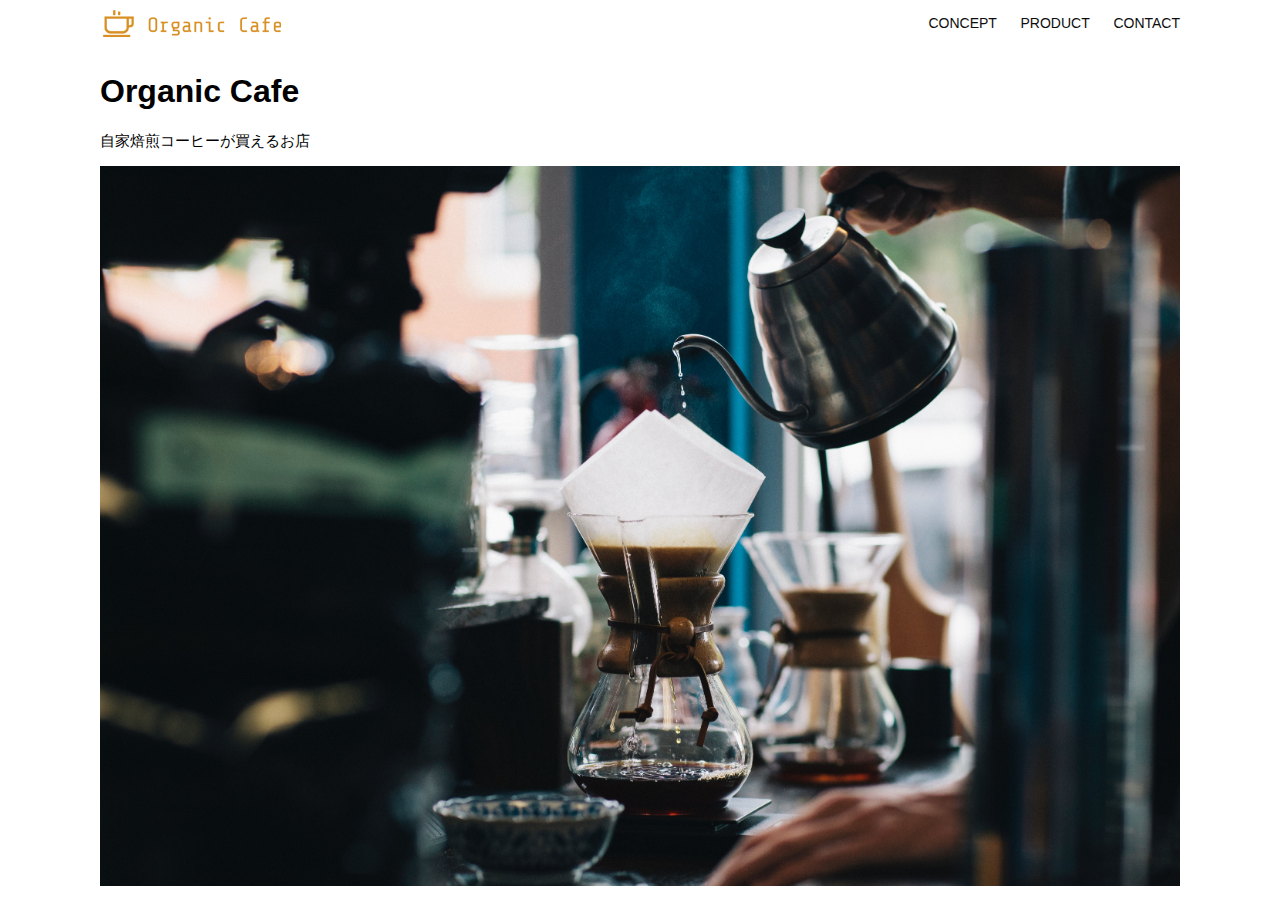
<file: html-css-kadai_013/index.html>
<!DOCTYPE html>
<html>
  <head>
    <title>Organic Cafe</title>
    <meta charset="UTF-8" />
    <meta name="description" content="自家焙煎のコーヒーがお家で楽しめるOrganic Cafe"/>
    <meta name="viewport" content="width=device-width, initial-scale=1.0" />
    <link rel="stylesheet" href="style.css" />
  </head>
  <body>
    <!-- ヘッダー -->
    <header>
      <!-- ロゴ -->
      <a href="index.html" id="logo"><img src="images/logo.png" alt="トップページに戻る"/></a>

      <!-- PC用ナビゲーション -->
      <nav id="nav-pc">
        <a href="index.html#concept">CONCEPT</a>
        <a href="index.html#product">PRODUCT</a>
        <a href="index.html#contact">CONTACT</a>
      </nav>

      <!-- ハンバーガーメニュー -->
      <img id="menu-sp" src="images/button-menu.png" alt="ナビゲーションを開く" onclick="document.getElementById('nav-sp').style.display = 'block'">

      <!-- スマホ用ナビゲーション -->
      <nav id="nav-sp">
        <ul>
          <li>
            <img id="close" src="images/button-close.png" alt="ナビゲーションを閉じる" onclick="document.getElementById('nav-sp').style.display = 'none'">
          </li>
          <li>
            <a id="logo-sp" href="index.html" onclick="document.getElementById('nav-sp').style.display = 'none'">
              <img src="images/logo-sp.png" alt="トップページに戻る">
            </a>
          </li>
          <li>
            <a class="menu" href="index.html#concept" onclick="document.getElementById('nav-sp').style.display ='none'">
              CONCEPT
            </a>
          </li>
          <li>
            <a class="menu" href="index.html#product" onclick="document.getElementById('nav-sp').style.display ='none'">
              PRODUCT
            </a>
          </li>
          <li>
            <a class="menu" href="index.html#contact" onclick="document.getElementById('nav-sp').style.display ='none'">
              CONTACT
            </a>
          </li>
        </ul>
      </nav>

    </header>

    <main>
      <article>
        <!-- メインビジュアル -->
        <section id="main-visual">
          <div id="main-message">
            <h1>Organic Cafe</h1>
            <p>自家焙煎コーヒーが買えるお店</p>
          </div>
          <img src="images/main-image.jpg" alt="コーヒーをハンドドリップで淹れる画像"/>
        </section>
      </article>
    </main>
  </body>
</html>
</file>
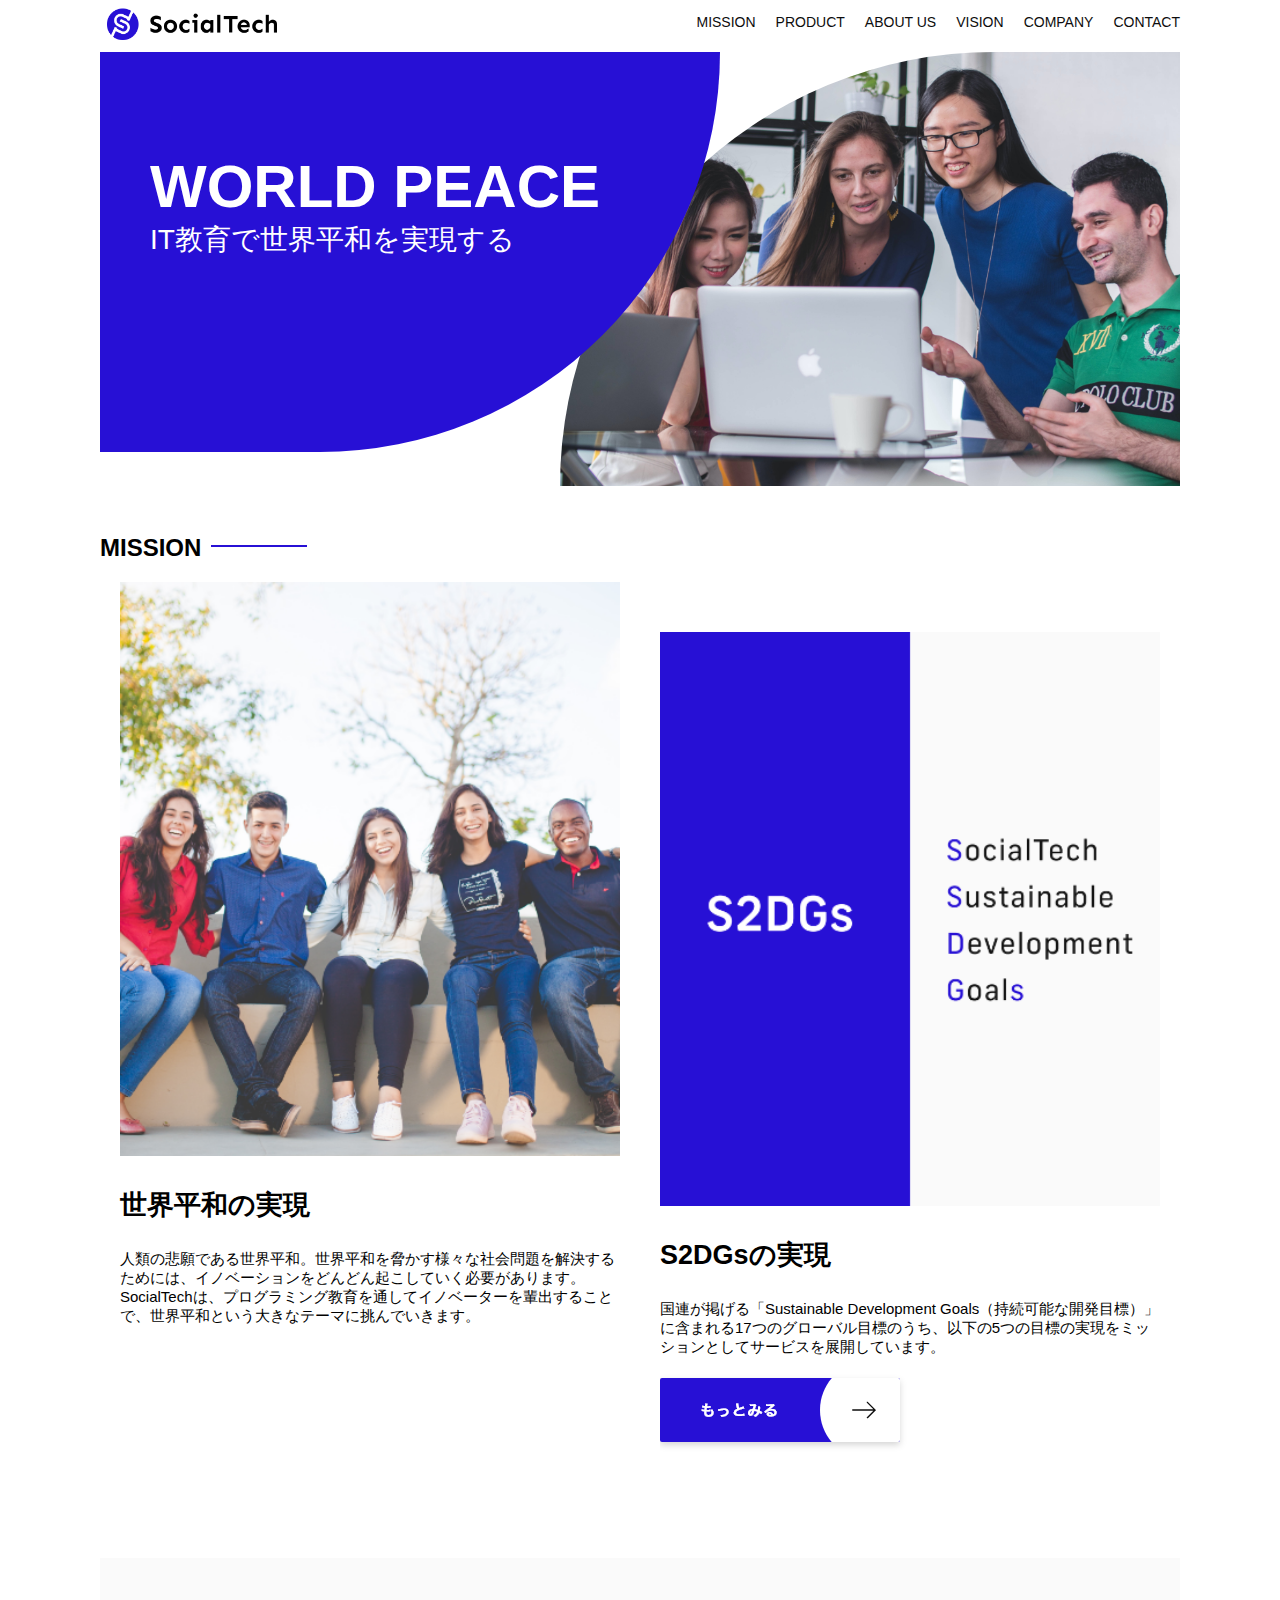
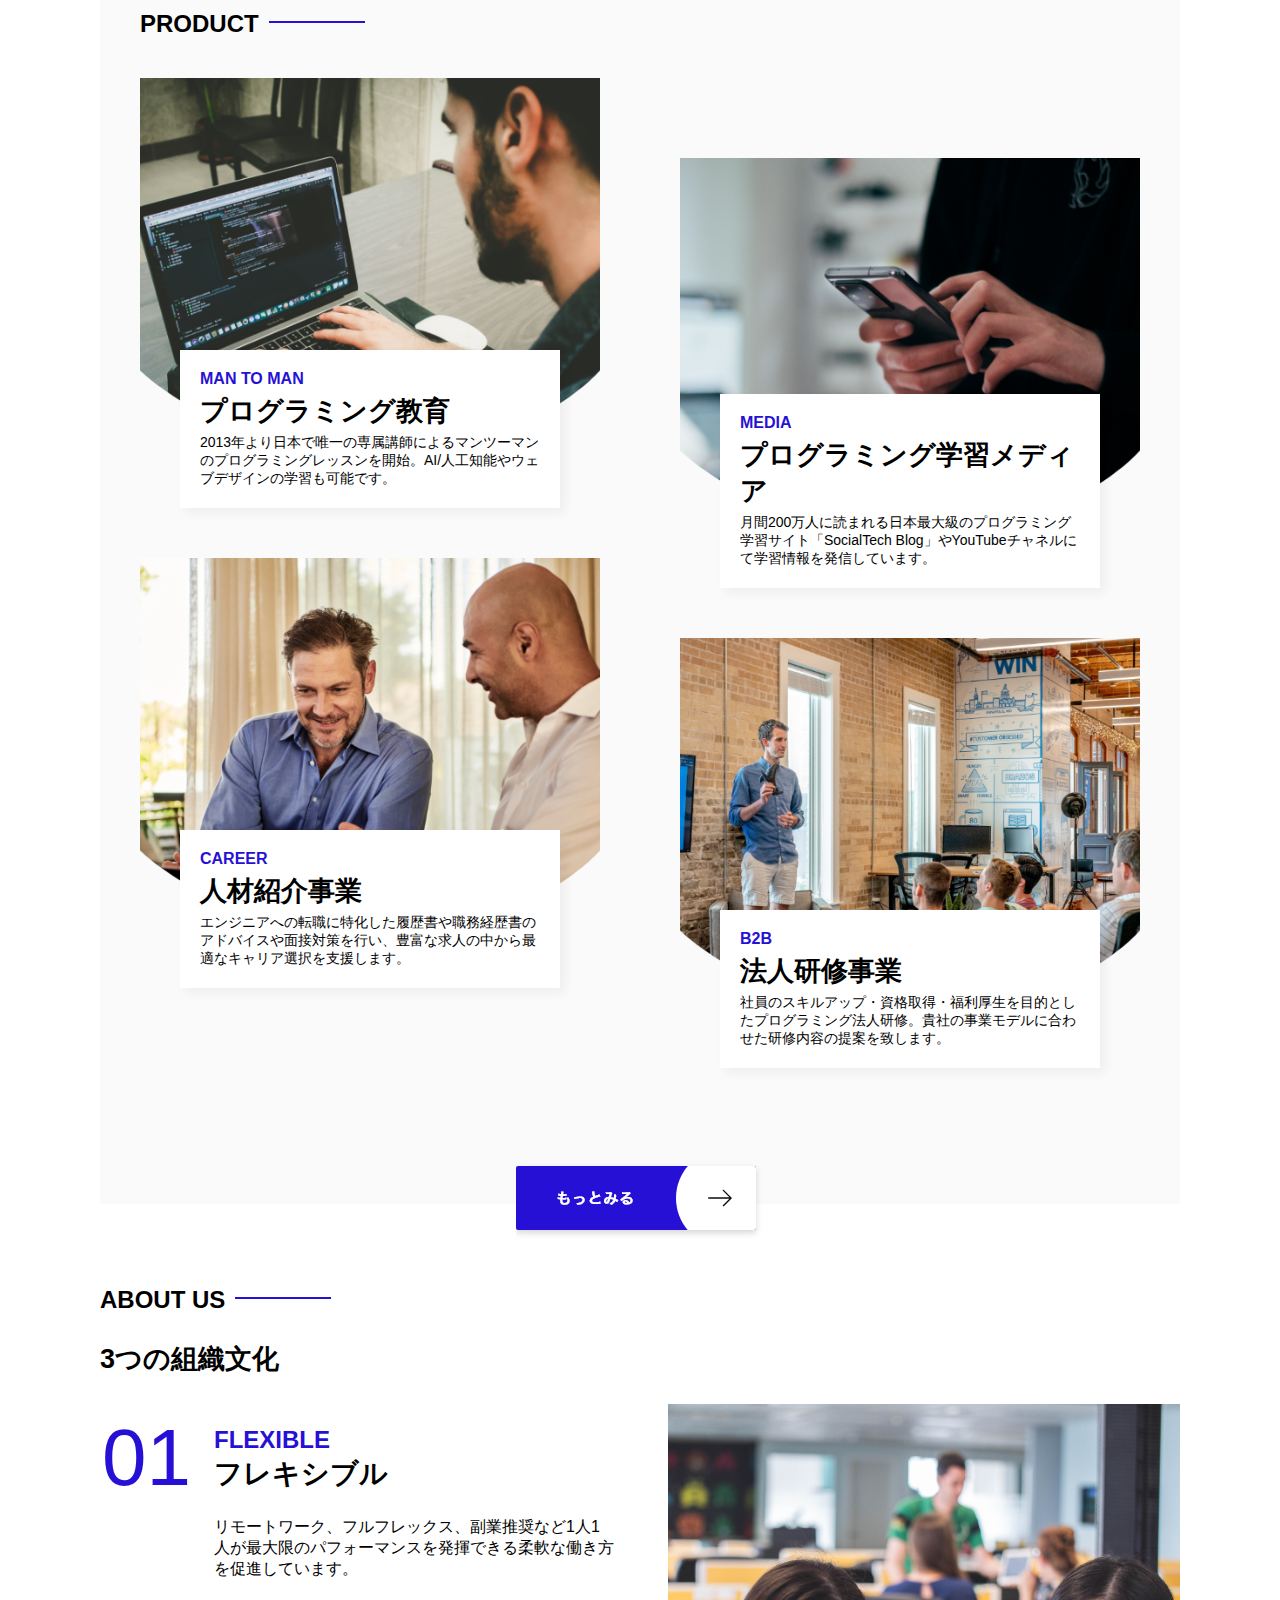
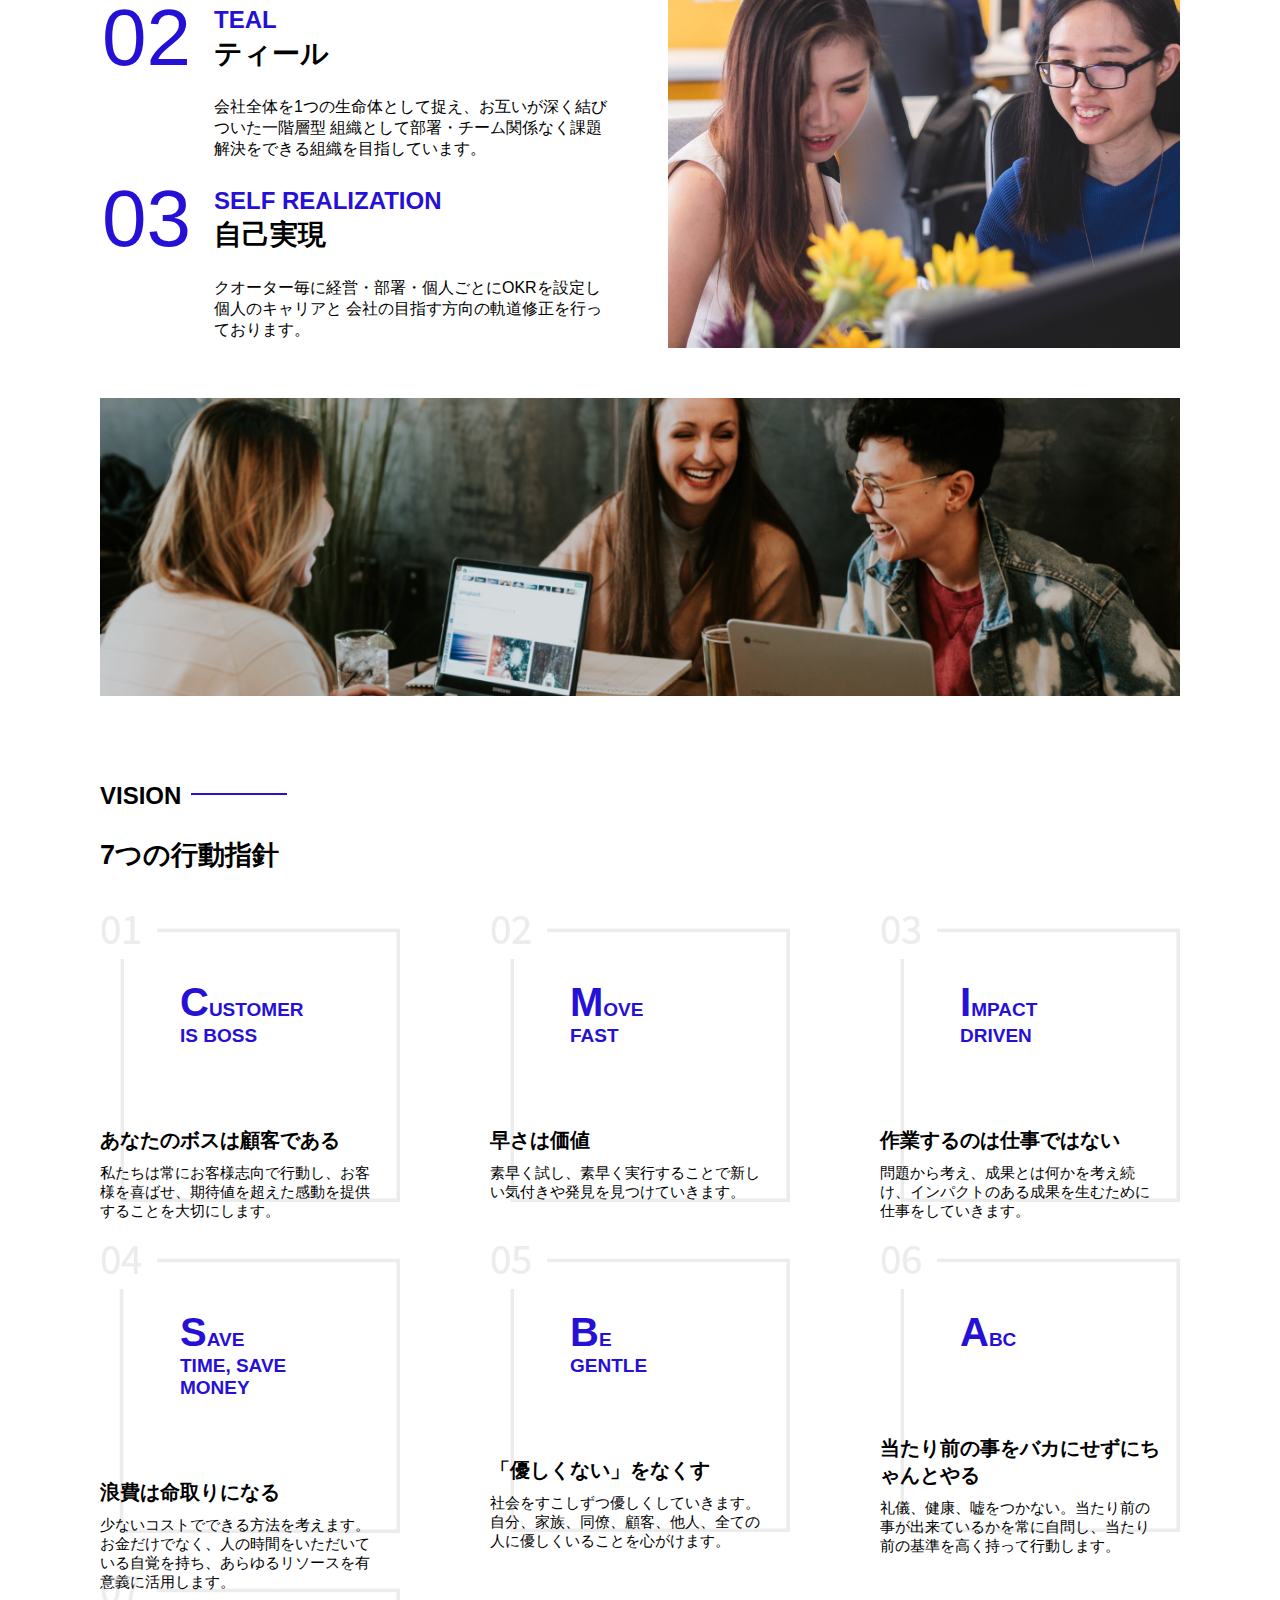
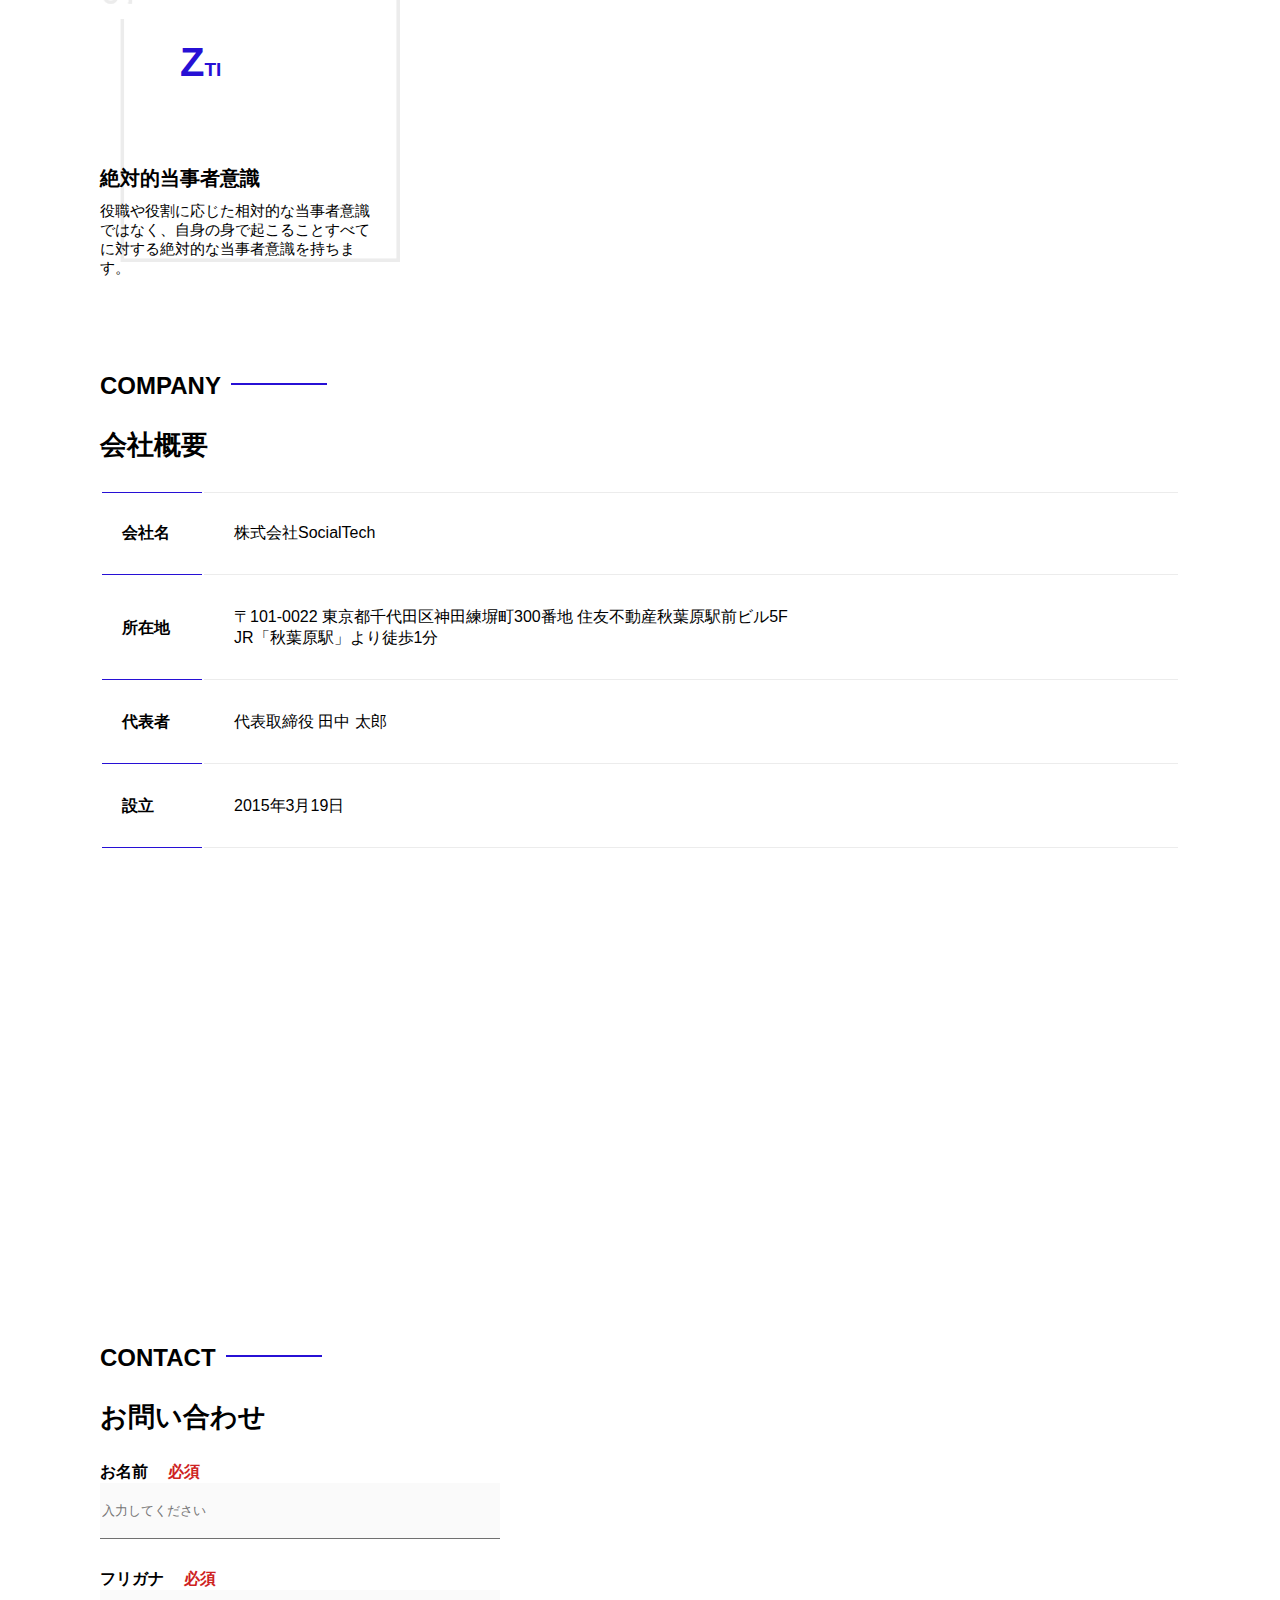
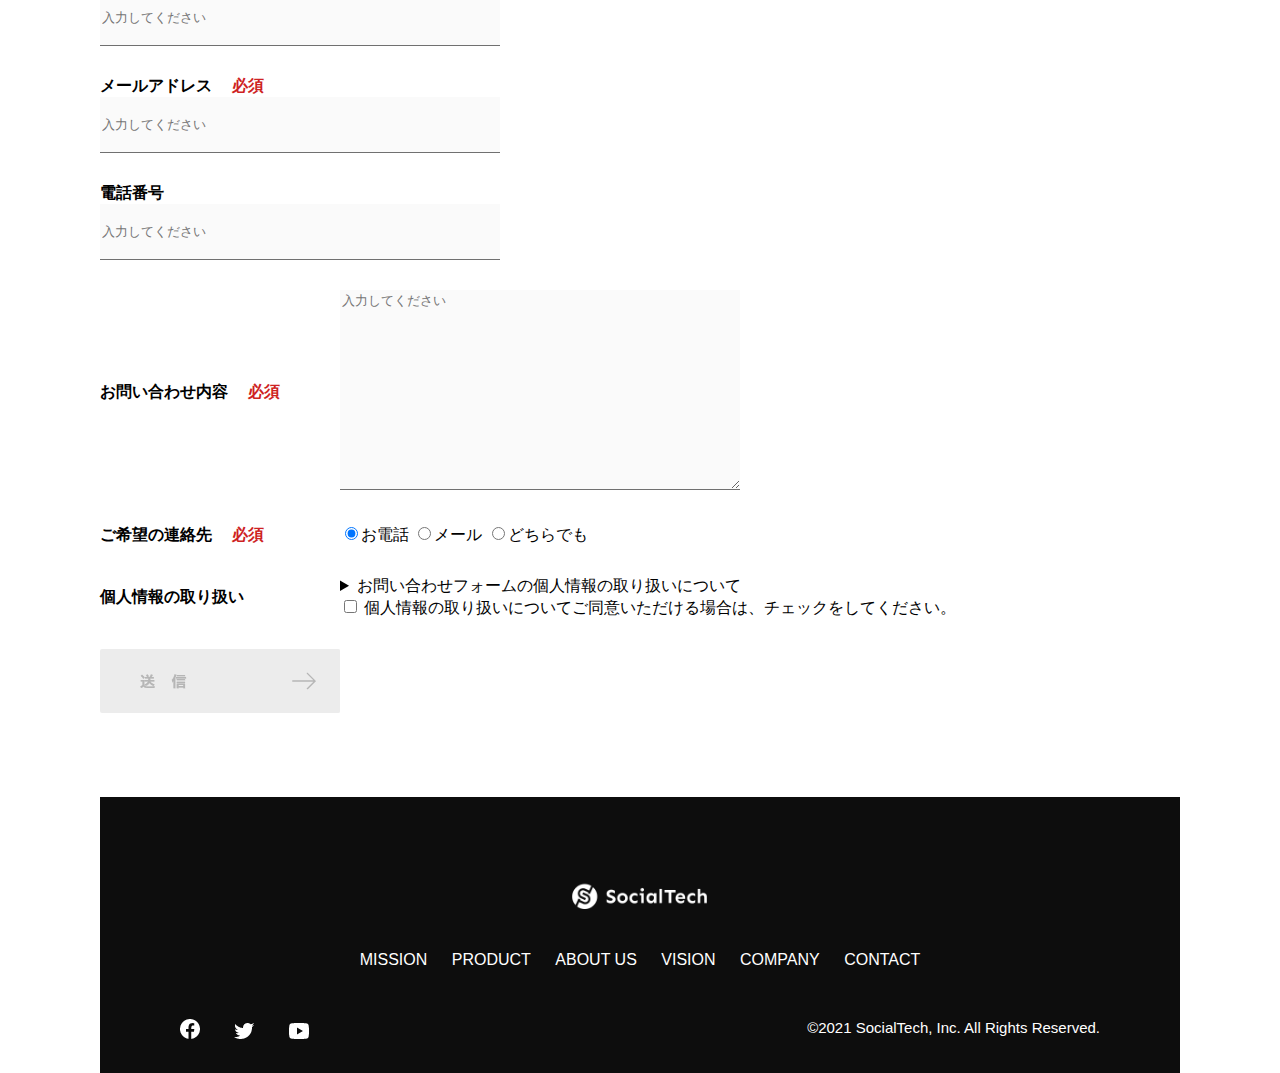
<file: kadai_tutorial_output/index.html>
<!DOCTYPE html>
<html>

    <head>
        <title>SocialTech</title>
        <meta charset="utf-8">
        <meta name="description" content="SocialTechはEdTech業界のリーディングカンパニーを目指します。">
        <meta name="viewport" content="width=device-width, initial-scale=1.0">
        <link rel="stylesheet" href="style.css">
    </head>

    <body>
        
        <header>
            
            <!-- ロゴ -->
            <a href="index.html" id="logo">
                <img src="images/logo.png" alt="トップページに戻る">
            </a>

            <!-- PC用ナビゲーション -->
            <nav id="nav-pc">
                <ul>
                    <li><a href="mission.html">MISSION</a></li>
                    <li><a href="product.html">PRODUCT</a></li>
                    <li><a href="index.html#aboutus">ABOUT US</a></li>
                    <li><a href="index.html#vision">VISION</a></li>
                    <li><a href="index.html#company">COMPANY</a></li>
                    <li><a href="index.html#contact">CONTACT</a></li>
                </ul>
            </nav>

            <!-- スマホ用メニューボタン -->
            <button id="menu-sp" onclick="document.getElementById('nav-sp').style.display = 'block'">
                <img src="images/button-menu.png" alt="ナビゲーションを開く">
            </button>

            <!-- スマホ用ナビゲーション -->
            <div id="nav-sp">

                <button id="close" onclick="document.getElementById('nav-sp').style.display = 'none'">
                    <img src="images/button-close.png" alt="ナビゲーションを閉じる">
                </button>

                <nav>
                    <ul>
                        <li>
                            <a id="logo-sp" href="index.html" onclick="document.getElementById('nav-sp').style.display = 'none'"><img src="images/logo-sp.png" alt="トップページに戻る"></a>
                        </li>
                        <li><a class="menu" href="mission.html" onclick="document.getElementById('nav-sp').style.display = 'none'">MISSION</a></li>
                        <li><a class="menu" href="product.html" onclick="document.getElementById('nav-sp').style.display = 'none'">PRODUCT</a></li>
                        <li><a class="menu" href="index.html#aboutus" onclick="document.getElementById('nav-sp').style.display = 'none'">ABOUT US</a></li>
                        <li><a class="menu" href="index.html#vision" onclick="document.getElementById('nav-sp').style.display = 'none'">VISION</a></li>
                        <li><a class="menu" href="index.html#company" onclick="document.getElementById('nav-sp').style.display = 'none'">COMPANY</a></li>
                        <li><a class="menu" href="index.html#contact" onclick="document.getElementById('nav-sp').style.display = 'none'">CONTACT</a></li>
                    </ul>
                </nav>

                <div id="sns">
                    <a href="https://www.facebook.com/sejuku2013">
                        <img src="images/button-facebook.png" alt="Facebookのリンク">
                      </a>
                      <a href="https://twitter.com/samuraijuku">
                        <img src="images/button-twitter.png" alt="Twitterのリンク">
                      </a>
                      <a href="https://www.youtube.com/channel/UCCFOQO5aDK0xXam4cUQXT8g">
                        <img src="images/button-youtube.png" alt="YouTubeのリンク">
                      </a>
                </div>

            </div>

        </header>

        <main>
            <article>

                <!-- メインビジュアル -->
                <section id="main-visual">
                    <div id=main-message>
                        <h1>WORLD PEACE</h1>
                        <p>IT教育で世界平和を実現する</p>
                    </div>
                    <img src="images/index/index-main.png" alt="PCの周りに集まる多国籍の仲間たち">
                </section>

                <!-- MISSION -->
                <section id="mission">
                    <h2 class="index-h2">MISSION</h2>
                    <div id="mission-flex">
                        <div>
                            <img id="mission-photo" src="images/index/index-mission.png" alt="屋外のベンチで写真を撮影する多国籍の仲間たち">
                            <h3>世界平和の実現</h3>
                            <p>
                                人類の悲願である世界平和。世界平和を脅かす様々な社会問題を解決するためには、イノベーションをどんどん起こしていく必要があります。SocialTechは、プログラミング教育を通してイノベーターを輩出することで、世界平和という大きなテーマに挑んでいきます。
                            </p>
                        </div>
                        <div>
                            <img id="s2dgs" src="images/index/s2dgs.png" alt="S2DGs">
                            <h3>S2DGsの実現</h3>
                            <p>国連が掲げる「Sustainable Development Goals（持続可能な開発目標）」に含まれる17つのグローバル目標のうち、以下の5つの目標の実現をミッションとしてサービスを展開しています。</p>
                            <a href="mission.html">
                                <img src="images/button-more.png" alt="もっとみる">
                            </a>
                        </div>
                    </div>
                </section>

                <!-- PRODUCT -->
                <section id="product">
                    
                    <h2 class="index-h2">PRODUCT</h2>

                    <div class="product-flex">

                        <div id="product-left">
                            <div>
                                <img class="product-photo" src="images/index/index-mantoman.png" alt="PCでコードを書く男性">
                                <div class="product-explain">
                                    <span>MAN TO MAN</span>
                                    <h3>プログラミング教育</h3>
                                    <p>2013年より日本で唯一の専属講師によるマンツーマンのプログラミングレッスンを開始。AI/人工知能やウェブデザインの学習も可能です。</p>
                                </div>
                            </div>
                            <div>
                                <img class="product-photo" src="images/index/index-career.png" alt="笑顔で話し合う2人の男性">
                                <div class="product-explain">
                                    <span>CAREER</span>
                                    <h3>人材紹介事業</h3>
                                    <p>エンジニアへの転職に特化した履歴書や職務経歴書のアドバイスや面接対策を行い、豊富な求人の中から最適なキャリア選択を支援します。</p>
                                </div>
                            </div>
                        </div>

                        <div id="product-right">
                            <div>
                                <img class="product-photo" src="images/index/index-media.png" alt="スマートフォンを操作する人">
                                <div class="product-explain">
                                    <span>MEDIA</span>
                                    <h3>プログラミング学習メディア</h3>
                                    <p>月間200万人に読まれる日本最大級のプログラミング学習サイト「SocialTech Blog」やYouTubeチャネルにて学習情報を発信しています。</p>
                                </div>
                            </div>
                            <div>
                                <img class="product-photo" src="images/index/index-b2b.png" alt="講演中の男性とそれ聴く人々">
                                <div class="product-explain">
                                    <span>B2B</span>
                                    <h3>法人研修事業</h3>
                                    <p>社員のスキルアップ・資格取得・福利厚生を目的としたプログラミング法人研修。貴社の事業モデルに合わせた研修内容の提案を致します。</p>
                                </div>
                            </div>
                        </div>

                    </div>

                    <div id="product-more">
                        <a href="product.html">
                            <img src="images/button-more.png" alt="もっとみる">
                        </a>
                    </div>

                </section>

                <section id="aboutus">

                    <h2 class="index-h2">ABOUT US</h2>
                    <h3>3つの組織文化</h3>

                    <div>

                        <table class="culture-table">
                            <tr>
                                <td class="culture-num">01</td>
                                <th><span class="culture-en">FLEXIBLE</span><br>フレキシブル</th>
                            </tr>
                            <tr>
                                <td>
                                    <!-- 空白セル -->
                                </td>
                                <td class="culture-description">リモートワーク、フルフレックス、副業推奨など1人1人が最大限のパフォーマンスを発揮できる柔軟な働き方を促進しています。</td>
                            </tr>
                            <tr>
                                <td class="culture-num">02</td>
                                <th><span class="culture-en">TEAL</span><br>ティール</th>
                            </tr>
                            <tr>
                                <td>
                                    <!-- 空白セル -->
                                </td>
                                <td class="culture-description">会社全体を1つの生命体として捉え、お互いが深く結びついた一階層型 組織として部署・チーム関係なく課題解決をできる組織を目指しています。</td>
                            </tr>
                            <tr>
                                <td class="culture-num">03</td>
                                <th><span class="culture-en">SELF REALIZATION</span><br>自己実現</th>
                            </tr>
                            <tr>
                                <td>
                                    <!-- 空白セル -->
                                </td>
                                <td class="culture-description">クオーター毎に経営・部署・個人ごとにOKRを設定し個人のキャリアと 会社の目指す方向の軌道修正を行っております。</td>
                            </tr>
                        </table>

                        <img class="culture-img" src="images/index/index-aboutus1.png" alt="笑顔で話し合う2人の女性">

                    </div>

                    <img class="culture-img2" src="images/index/index-aboutus2.png" alt="笑顔で話し合う3人の男女">
                    
                </section>

                <section id="vision">

                    <h2 class="index-h2">VISION</h2>
                    <h3>7つの行動指針</h3>

                    <div>

                      <div class="vision-box">
                        <img src="images/index/vision-01.png" alt="01">
                        <div>
                          <h4>CUSTOMER IS BOSS</h4>
                          <h5>あなたのボスは顧客である</h5>
                          <p>私たちは常にお客様志向で行動し、お客様を喜ばせ、期待値を超えた感動を提供することを大切にします。</p>
                        </div>

                      </div>

                        <div class="vision-box">
                         <img src="images/index/vision-02.png" alt="02">
                         <div>
                           <h4>MOVE FAST</h4>
                           <h5>早さは価値</h5>
                           <p>素早く試し、素早く実行することで新しい気付きや発見を見つけていきます。</p>
                        </div>

                       </div>

                       <div class="vision-box">

                         <img src="images/index/vision-03.png" alt="03">
                         <div>
                           <h4>IMPACT DRIVEN</h4>
                           <h5>作業するのは仕事ではない</h5>
                           <p>問題から考え、成果とは何かを考え続け、インパクトのある成果を生むために仕事をしていきます。</p>
                         </div>

                       </div>

                       <div class="vision-box">

                         <img src="images/index//vision-04.png" alt="04">
                         <div>
                           <h4>SAVE TIME, SAVE MONEY</h4>
                           <h5>浪費は命取りになる</h5>
                           <p>少ないコストでできる方法を考えます。お金だけでなく、人の時間をいただいている自覚を持ち、あらゆるリソースを有意義に活用します。</p>
                         </div>

                       </div>

                       <div class="vision-box">

                         <img src="images/index/vision-05.png" alt="05">
                         <div>
                           <h4>BE GENTLE</h4>
                           <h5>「優しくない」をなくす</h5>
                           <p>社会をすこしずつ優しくしていきます。自分、家族、同僚、顧客、他人、全ての人に優しくいることを心がけます。</p>
                         </div>

                       </div>

                       <div class="vision-box">

                         <img src="images/index/vision-06.png" alt="06">
                         <div>
                           <h4>ABC</h4>
                           <h5>当たり前の事をバカにせずにちゃんとやる</h5>
                           <p>礼儀、健康、嘘をつかない。当たり前の事が出来ているかを常に自問し、当たり前の基準を高く持って行動します。</p>
                         </div>

                       </div>

                       <div class="vision-box">

                         <img src="images/index/vision-07.png" alt="07">
                         <div>
                           <h4>ZTI</h4>
                           <h5>絶対的当事者意識</h5>
                           <p>役職や役割に応じた相対的な当事者意識ではなく、自身の身で起こることすべてに対する絶対的な当事者意識を持ちます。</p>
                         </div>

                       </div>

                  </div>

                </section>

                <section id="company">

                    <h2 class="index-h2">COMPANY</h2>
                    <h3>会社概要</h3>

                    <table id="company-table">
                        <tr>
                            <th class="tableheader tableheader-first">会社名</th>
                            <td class="cell cell-first">株式会社SocialTech</td>
                        </tr>
                        <tr>
                            <th class="tableheader">所在地</th>
                            <td class="cell">〒101-0022 東京都千代田区神田練塀町300番地 住友不動産秋葉原駅前ビル5F<br>JR「秋葉原駅」より徒歩1分</td>
                        </tr>
                        <tr>
                            <th class="tableheader">代表者</th>
                            <td class="cell">代表取締役 田中 太郎</td>
                        </tr>
                        <tr>
                            <th class="tableheader">設立</th>
                            <td class="cell">2015年3月19日
                            </td>
                        </tr>
                    </table>

                    <iframe 
                        src="https://www.google.com/maps/embed?pb=!1m18!1m12!1m3!1d3240.0688551336807!2d139.7720776771055!3d35.69992317258124!2m3!1f0!2f0!3f0!3m2!1i1024!2i768!4f13.1!3m3!1m2!1s0x60188fee13660e23%3A0x77137876edf742ac!2z5L2P5Y-L5LiN5YuV55Sj56eL6JGJ5Y6f6aeF5YmN44OT44Or!5e0!3m2!1sja!2sjp!4v1704858013291!5m2!1sja!2sjp" 
                        style="border: 0" allowfullscreen="" loading="lazy">
                    </iframe>

                </section>

                <section id="contact">

                    <h2 class="index-h2">CONTACT</h2>
                    <h3>お問い合わせ</h3>

                    <form>

                        <div>

                            <div class="contact-heading">
                                <div>
                                    <label class="contact-label">お名前<span class="contact-span">必須</span></label>
                                </div>
                                <div>
                                    <input type="text" name="name" placeholder="入力してください" class="contact-textbox">
                                </div>
                            </div>

                        </div>

                        <div>

                            <div class="contact-heading">
                                <div>
                                    <label class="contact-label">フリガナ<span class="contact-span">必須</span></label>
                                </div>
                                <div>
                                    <input type="text" name="hurigana" placeholder="入力してください" class="contact-textbox">
                                </div>
                            </div>

                        </div>

                        <div>

                            <div class="contact-heading">
                                <div>
                                    <label class="contact-label">メールアドレス<span class="contact-span">必須</span></label>
                                </div>
                                <div>
                                    <input type="text" name="email" placeholder="入力してください" class="contact-textbox">
                                </div>
                            </div>

                        </div>

                        <div>

                            <div class="contact-heading">
                                <div>
                                    <label class="contact-label">電話番号</label>
                                </div>
                                <div>
                                    <input type="text" name="tel" placeholder="入力してください" class="contact-textbox">
                                </div>
                            </div>

                        </div>
                        
                        <div>

                            <div class="contact-heading">
                                <label class="contact-label">お問い合わせ内容<span class="contact-span">必須</span></label>
                            </div>
                            <div>
                                <textarea class="contact-textarea" placeholder="入力してください" name="message"></textarea>
                            </div>

                        </div>

                        <div>

                            <div class="contact-heading">
                                <label class="contact-label">ご希望の連絡先<span class="contact-span">必須</span></label>
                            </div>
                            <div>
                                <input class="radiobutton" type="radio" value="tel" name="contact" checked><label>お電話</label>
                                <input class="radiobutton" type="radio" value="mail" name="contact"><label>メール</label>
                                <input class="radiobutton" type="radio" value="both" name="contact"><label>どちらでも</label>
                            </div>

                        </div>

                        <div>

                            <div class="contact-heading">
                                <label class="contact-label">個人情報の取り扱い</label>
                            </div>

                            <div>
                                <details>
                                    <summary>お問い合わせフォームの個人情報の取り扱いについて</summary>
                                    <div>
                                        <dl>
                                            <dt>1.組織の名称又は氏名</dt>
                                            <dd>株式会社SocialTech</dd>
                                            <dt>2.個人情報保護管理者(若しくはその代理人)の氏名は職名、所属及び連絡先</dt>
                                            <dd>
                                                <p>鈴木 一郎 コーポレート部</p>
                                                <p>メールアドレス : samurai@example.com</p>
                                                <p>TEL : 03-1234-5678</p>
                                            </dd>
                                            <dd>
                                                <ul>
                                                    <li>本サービス及び本サービスに関連する情報の提供又はそれらに関する連絡のため</li>
                                                    <li>ユーザーの本人確認のため</li>
                                                    <li>当社サービスのご案内のため</li>
                                                    <li>当社の商品等の広告または宣伝(電子メールによるものを含むものとします。)</li>
                                                </ul>
                                            </dd>
                                            <dt>4.個人情報の取り扱い業務の委託</dt>
                                            <dd>個人情報の取扱業務の全部または一部を外部に業務委託する場合があります。その際、弊社は、個人情報を適切に保護できる管理体制を敷き実行していることを条件として委託先を厳選したうえで、機密保持契約を委託先と締結し、お客様の個人情報を厳密に管理させます。</dd>
                                            <dt>５．個人情報の開示等の請求</dt>
                                            <dd>
                                              お客様は、弊社に対してご自身の個人情報の開示等（利用目的の通知、開示、内容の訂正・追加・削除、利用の停止または消去、第三者への提供の停止）に関して、当社問合わせ窓口に申し出ることができます。<br>
                                              その際、弊社はお客様ご本人を確認させていただいたうえで、合理的な期間内に対応いたします。<br>
                                              なお、個人情報に関する弊社問合わせ先は、次の通りです。
                                            </dd>
                                            <dd>
                                              <p>株式会社SocialTech 個人情報問合せ窓口</p>
                                              <p>〒150-0043 東京都千代田区神田練塀町300番地 住友不動産秋葉原駅前ビル5F</p>
                                              <p>メールアドレス : samurai@example.com TEL : 03-1234-5678</p>
                                            </dd>
                      
                                            <dt>６．個人情報を提供されることの任意性について</dt>
                                            <dd>お客様がご自身の個人情報を弊社に提供されるか否かは、お客様のご判断によりますが、もしご提供されない場合には、適切なサービスが提供できない場合がありますので予めご了承ください。</dd>
                                          </dl>
                                    </div>
                                </details>
                                <input type="checkbox" name="agree">
                                <span>個人情報の取り扱いについてご同意いただける場合は、チェックをしてください。</span>
                            </div>

                        </div>
                        
                        <input type="image" src="images/button-submit.png" alt="送信する">

                    </form>

                </section>

            </article>
        </main>

        <footer>

            <div id="footer-logo">
                <img src="images/logo-sp.png" alt="SocialTech">
            </div>

            <div id="footer-link">
                <a href="mission.html">MISSION</a>
                <a href="product.html">PRODUCT</a>
                <a href="index.html#aboutus">ABOUT US</a>
                <a href="index.html#vision">VISION</a>
                <a href="index.html#company">COMPANY</a>
                <a href="index.html#contact">CONTACT</a>
            </div>

            <div id="sns-footer">
                <div class="sns-btns">
                  <a href="https://www.facebook.com/sejuku2013"><img src="images/button-facebook.png" alt="Facebookのリンク"></a>
                  <a href="https://twitter.com/samuraijuku"><img src="images/button-twitter.png" alt="Twitterのリンク"></a>
                  <a href="https://www.youtube.com/channel/UCCFOQO5aDK0xXam4cUQXT8g"><img src="images/button-youtube.png" alt="YouTubeのリンク"></a>
                </div>
                <p id="copyright">&copy;2021 SocialTech, Inc. All Rights Reserved.</p>
              </div>

        </footer>

    </body>

</html>
</file>
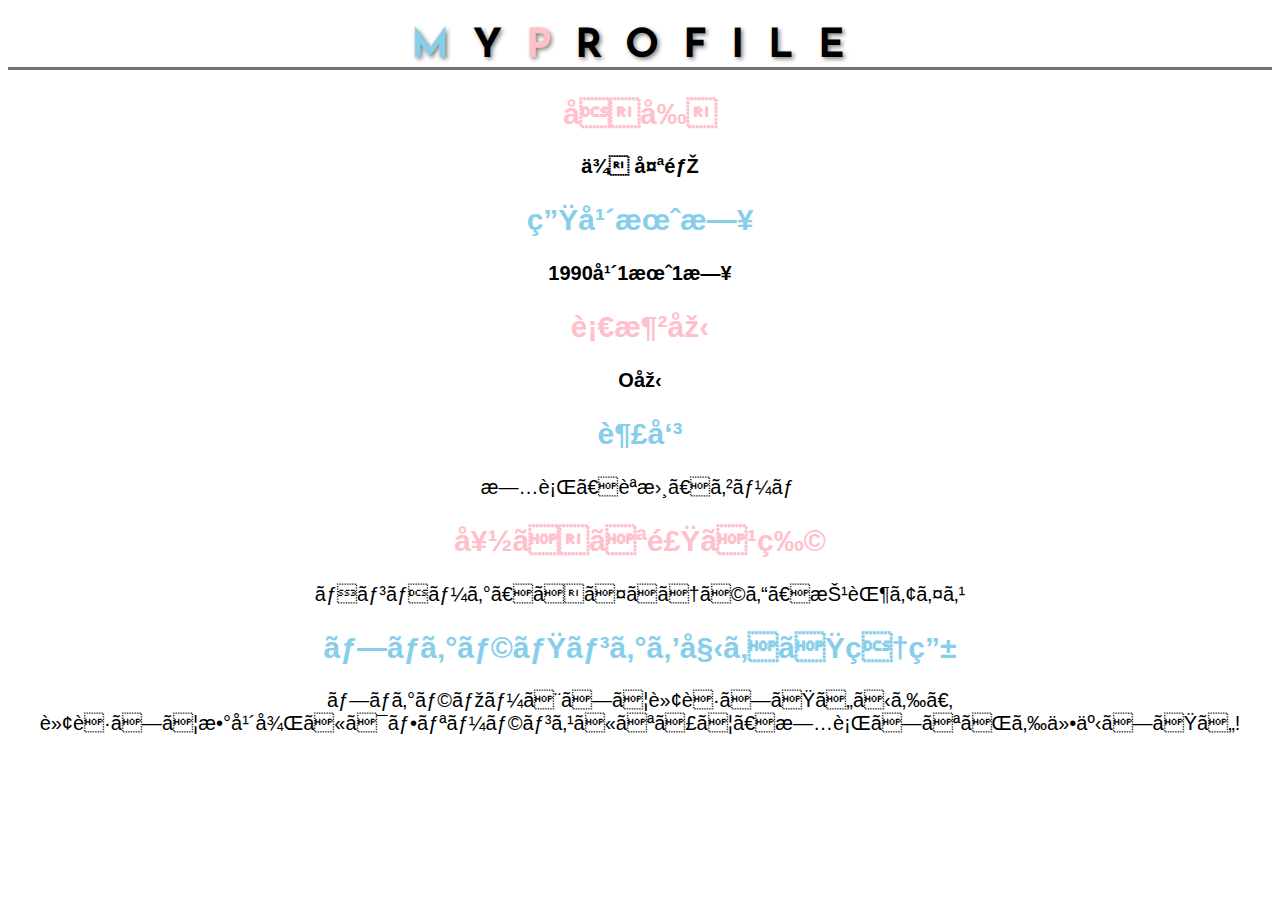
<file: kadai_015/kadai_015.html>
<!DOCTYPE html>
<html>
<head>
    <title>15章課題</title>
    <meta charset="uft-8">
    <meta name="descript" content="このページは15章の課題です。">
    <link rel="stylesheet" href="style.css">
    <link rel="preconnect" href="https://fonts.googleapis.com">
    <link rel="preconnect" href="https://fonts.gstatic.com" crossorigin>
    <link href="https://fonts.googleapis.com/css2?family=Josefin+Sans&display=swap" rel="stylesheet">
</head>
<body>

    <!-- タイトル -->
    <h1><span class="blue">M</span>Y<span class="pink">P</span>ROFILE</h1>
    
    <!-- プロフィール -->
    <div id="basic">
        <h2 class="pink">名前</h2>
        <p>侍 太郎</p>
        <h2 class="blue">生年月日</h2>
        <p>1990年1月1日</p>
        <h2 class="pink">血液型</h2>
        <p>O型</p>
    </div>
    <h2 class="blue">趣味</h2>
    <p>旅行、読書、ゲーム</p>
    <h2 class="pink">好きな食べ物</h2>
    <p>ハンバーグ、きつねうどん、抹茶アイス</p>
    <h2 class="blue">プログラミングを始めた理由</h2>
    <p>プログラマーとして転職したいから。<br>転職して数年後にはフリーランスになって、旅行しながら仕事したい!</p>

</body>
</html>
</file>
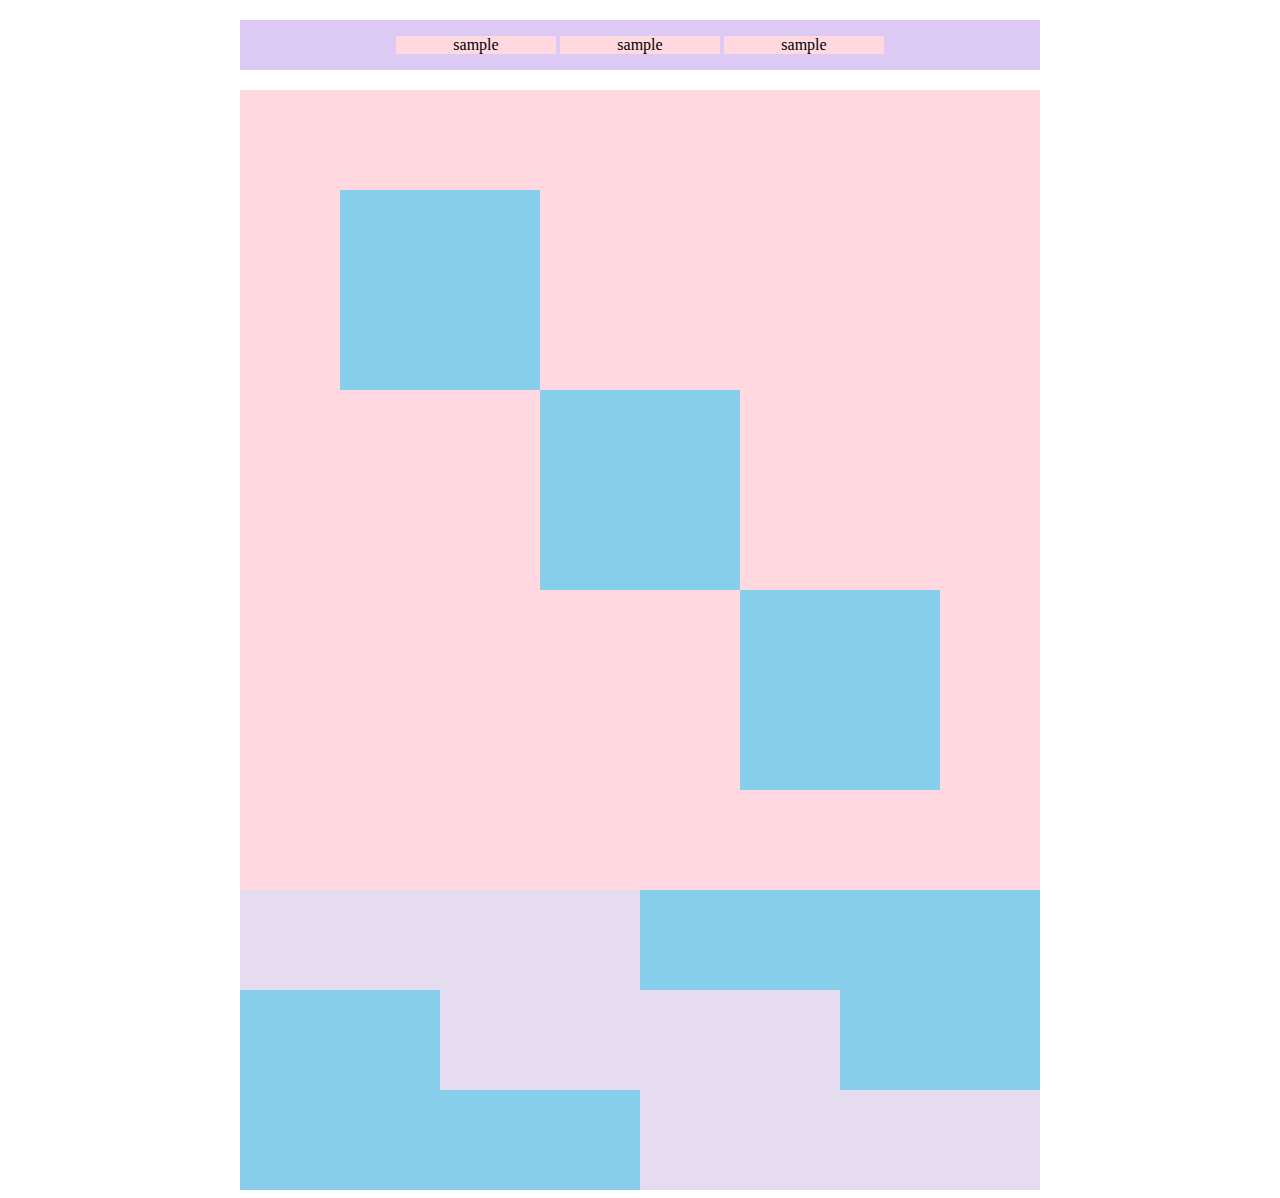
<file: kadai_018/kadai_018.html>
<!DOCTYPE html>
<html>
<head>
  <meta charset="UTF-8">
  <link rel="stylesheet" href="style.css">
  <meta name="description" content="このページは18章の課題です。">
  <title>18章課題</title>
</head>
<body>
  <div id="top">
    <p class="top-child">sample</p>
    <p class="top-child">sample</p>
    <p class="top-child">sample</p>
  </div>
  <div id="middle">
    <div id="middle-child01"></div>
    <div id="middle-child02"></div>
    <div id="middle-child03"></div>
  </div>
  <div id="bottom">
    <div id="bottom-child01"></div>
    <div id="bottom-child02"></div>
    <div id="bottom-child03"></div>
  </div>
</body>
</html>
</file>
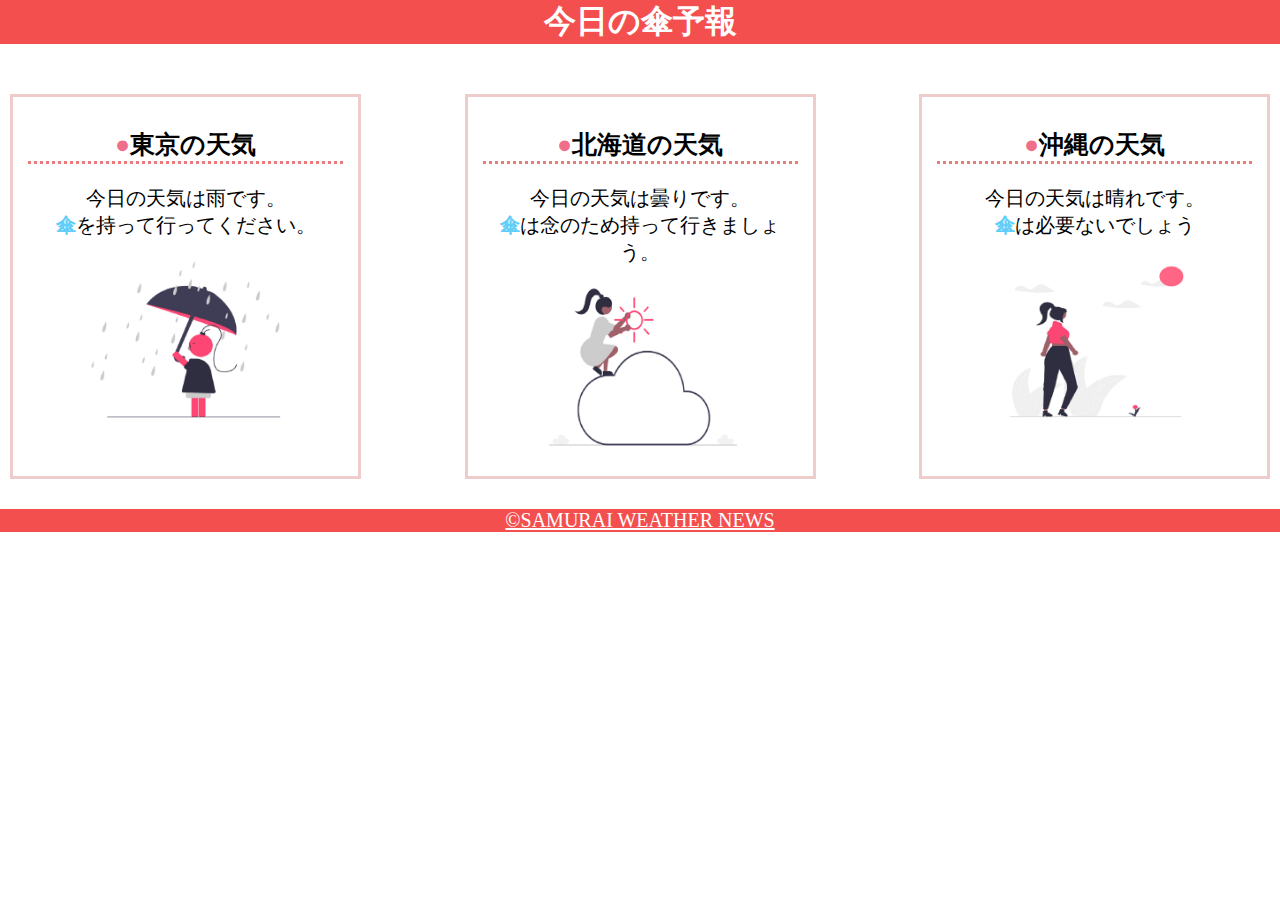
<file: kadai_022/kadai_022.html>
<!DOCTYPE html>
<html>
    <head>
        <meta charset="UTF-8">
        <meta name="viewport" content="width=device-width, initial-scale=1.0">
        <link rel="stylesheet" href="style.css">
        <meta name="description" content="このページは22章の課題です。">
        <title>22章課題</title>
    </head>
    <body>
       
        <header>
            <h1>今日の傘予報</h1>
        </header>
 
        <main>

            <div id="parent">
                <div class="contents">
                    <h2>東京の天気</h2>
                    <p>今日の天気は雨です。</p>
                    <p>傘を持って行ってください。</p>
                    <img src="images/rainy.png" alt="雨">
                </div>
 
                <div class="contents">
                    <h2>北海道の天気</h2>
                    <p>今日の天気は曇りです。</p>
                    <p>傘は念のため持って行きましょう。</p>
                    <img src="images/cloudy.png" alt="曇り">
                </div>
 
                <div class="contents">
                    <h2>沖縄の天気</h2>
                    <p>今日の天気は晴れです。</p>
                    <p>傘は必要ないでしょう</p>
                    <img src="images/sunny.png" alt="晴れ">
                </div>

            </div>    
 
        </main>
 
        <footer>
            <a href="https://www.sejuku.net/corp/">&copy;SAMURAI WEATHER NEWS</a>
         </footer>
 
    </body>
</html>
</file>
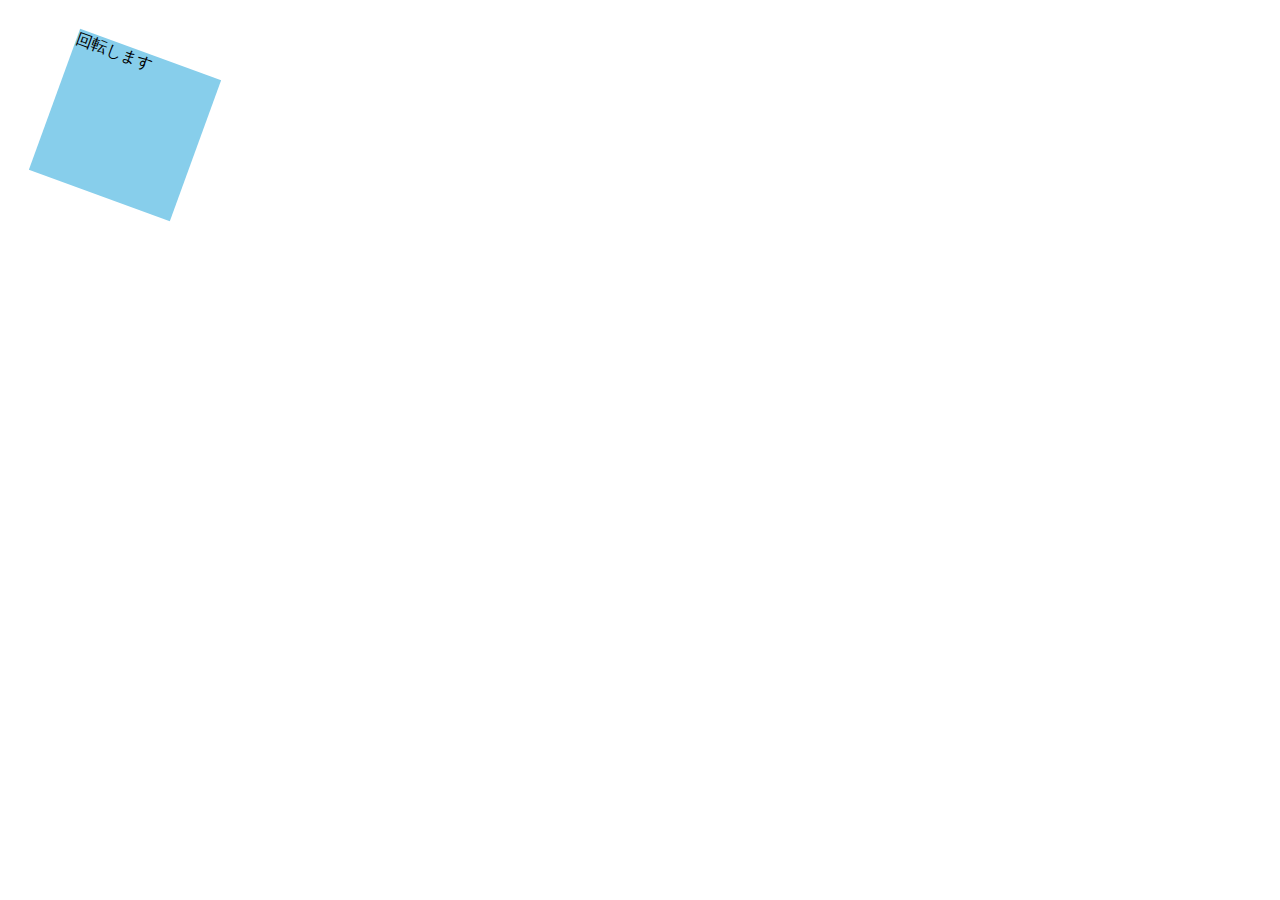
<file: kadai_mdn_css/mdn.html>
<!DOCTYPE html>
<html>
    <head>
        <style>
            div {
                position: absolute;
                left: 50px;
                top: 50px;
                width: 150px;
                height: 150px;
                background-color: skyblue;
                transform: rotate(20deg);
            }
        </style>
    </head>
    <body>
        <div>
            回転します
        </div>
    </body>
</html>
</file>
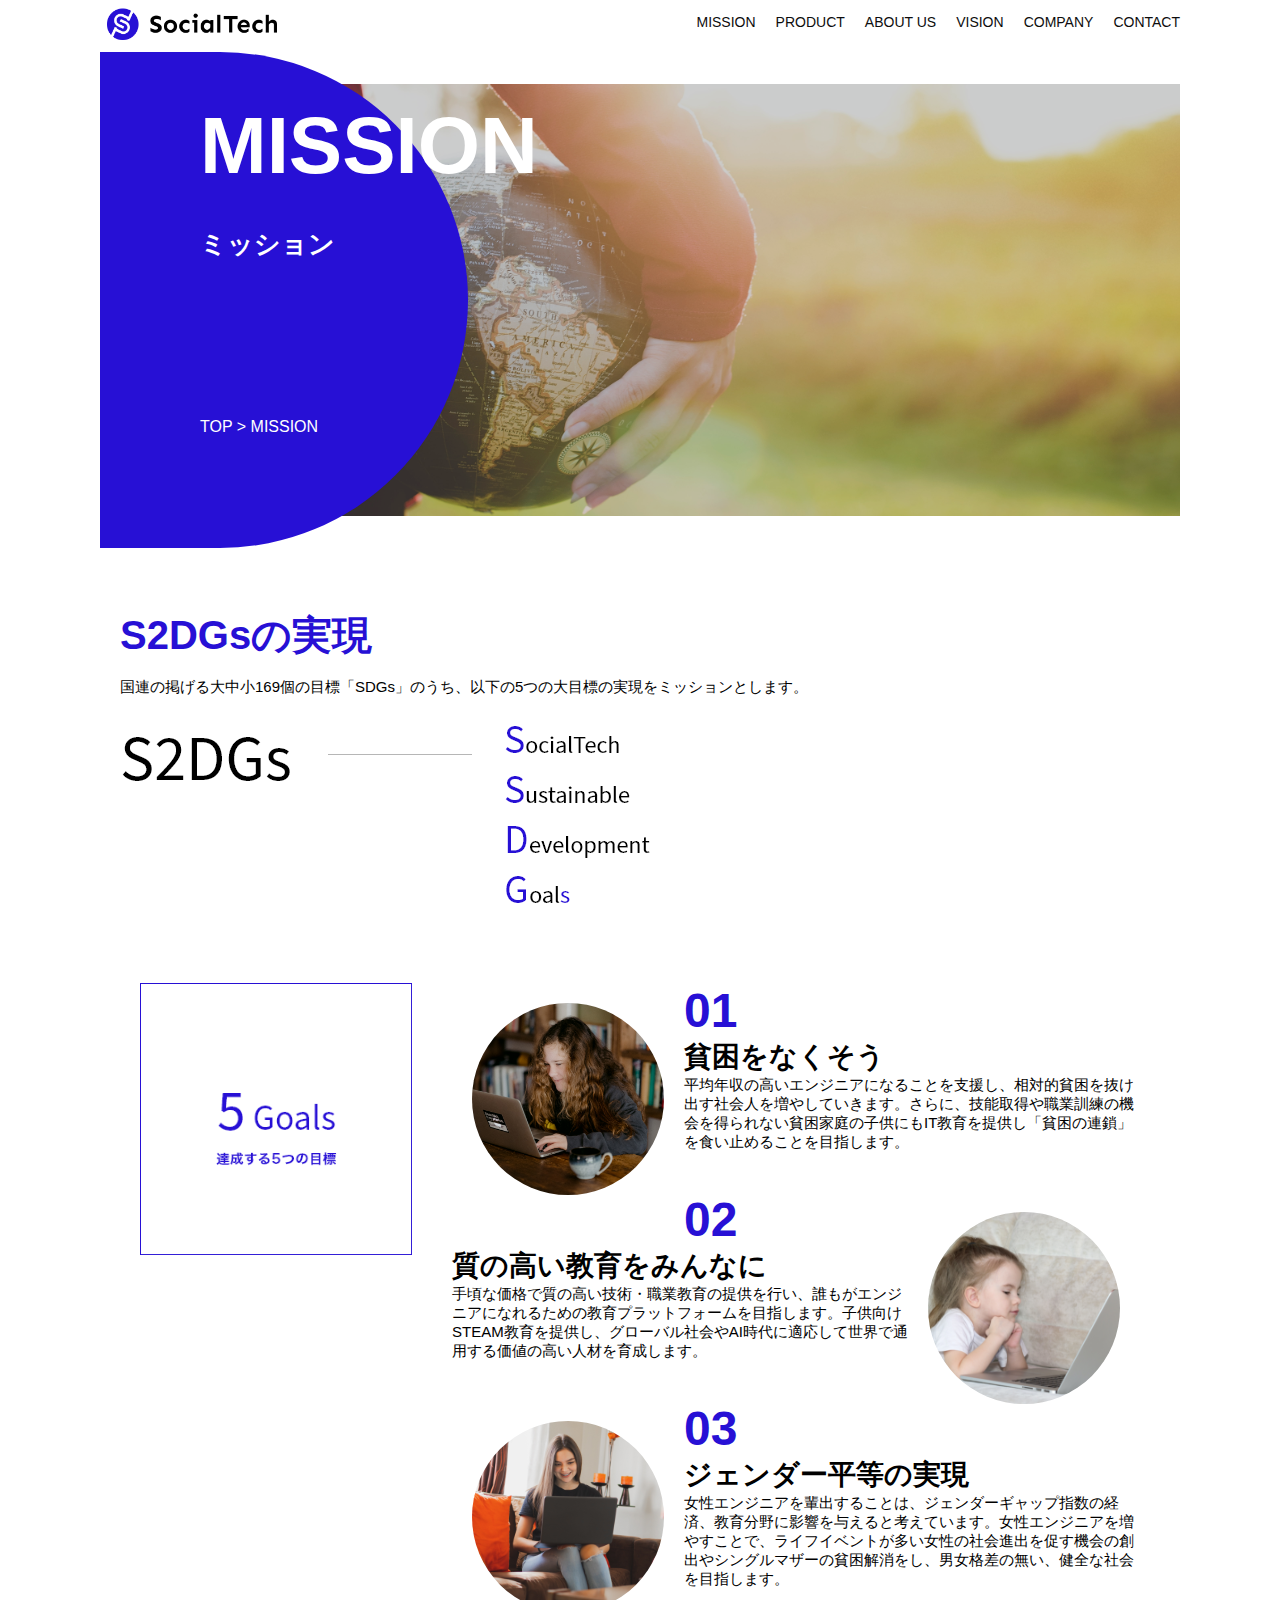
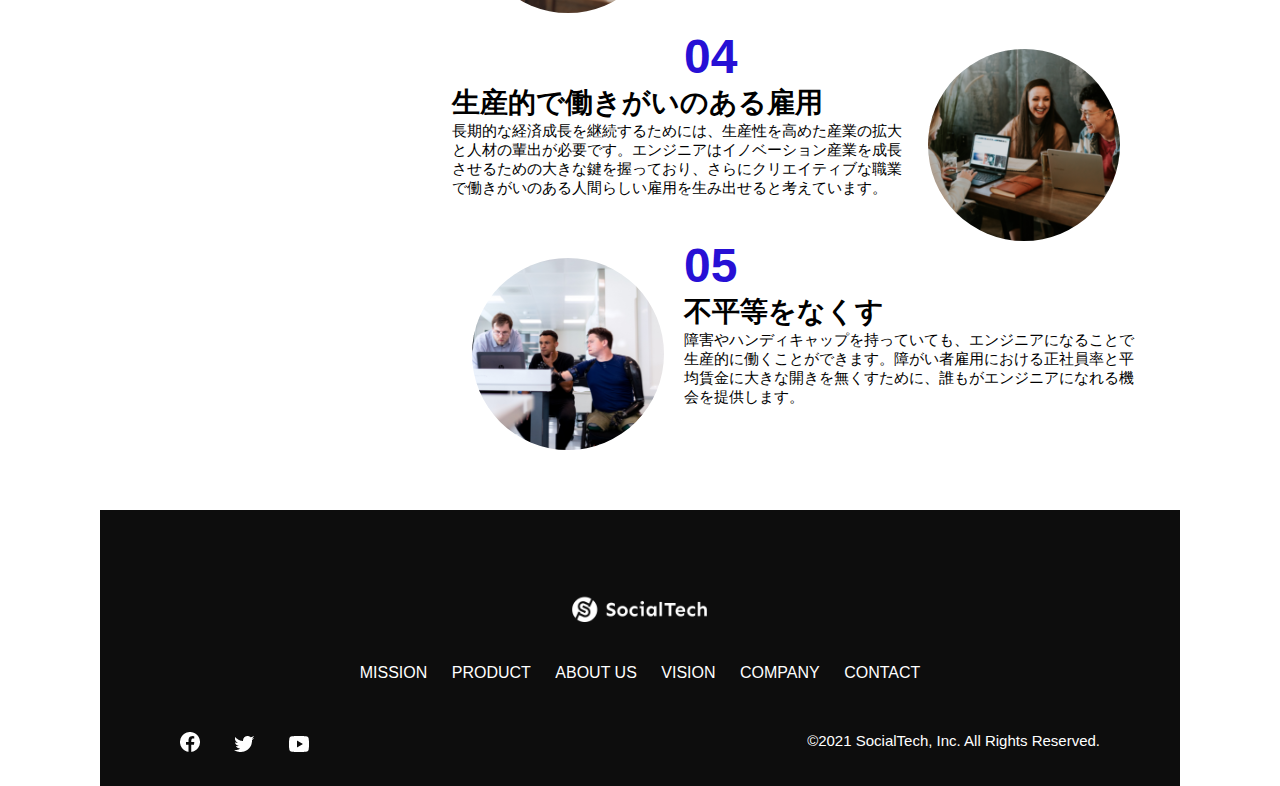
<file: kadai_tutorial_output/mission.html>
<!DOCTYPE html>
<html>

    <head>
        <title>SocialTech - MISSION ミッション -</title>
        <meta charset="utf-8">
        <meta name="description" content="SocialTechが目指す5つの目標(S2DGs)を紹介します">
        <meta name="viewport" content="width=device-width, initial-scale=1.0">
        <link rel="stylesheet" href="style.css">
    </head>

    <body>
        
        <!-- ヘッダー -->
        <header>

            <!-- ロゴ -->
            <a href="index.html" id="logo">
                <img src="images/logo.png" alt="トップページに戻る">
            </a>

            <!-- PC用ナビゲーション -->
            <nav id="nav-pc">
                <ul>
                    <li><a href="mission.html">MISSION</a></li>
                    <li><a href="product.html">PRODUCT</a></li>
                    <li><a href="index.html#aboutus">ABOUT US</a></li>
                    <li><a href="index.html#vision">VISION</a></li>
                    <li><a href="index.html#company">COMPANY</a></li>
                    <li><a href="index.html#contact">CONTACT</a></li>
                </ul>
            </nav>

            <!-- スマホ用メニューボタン -->
            <button id="menu-sp" onclick="document.getElementById('nav-sp').style.display = 'block'">
                <img src="images/button-menu.png" alt="ナビゲーションを開く">
            </button>

            <!-- スマホ用ナビゲーション -->
            <div id="nav-sp">

                <button id="close" onclick="document.getElementById('nav-sp').style.display = 'none'">
                    <img src="images/button-close.png" alt="ナビゲーションを閉じる">
                </button>

                <nav>
                    <ul>
                        <li>
                            <a id="logo-sp" href="index.html" onclick="document.getElementById('nav-sp').style.display = 'none'">
                                <img src="images/logo-sp.png" alt="トップページに戻る">
                            </a>
                        </li>
                        <li>
                            <a class="menu" href="mission.html" onclick="document.getElementById('nav-sp').style.display = 'none'">
                                MISSION
                            </a>
                        </li>
                        <li>
                            <a class="menu" href="product.html" onclick="document.getElementById('nav-sp').style.display = 'none'">
                                PRODUCT
                            </a>
                        </li>
                        <li>
                            <a class="menu" href="index.html#aboutus" onclick="document.getElementById('nav-sp').style.display = 'none'">
                                ABOUT US
                            </a>
                        </li>
                        <li>
                            <a class="menu" href="index.html#vision" onclick="document.getElementById('nav-sp').style.display = 'none'">
                                VISION
                            </a>
                        </li>
                        <li>
                            <a class="menu" href="index.html#company" onclick="document.getElementById('nav-sp').style.display = 'none'">
                                COMPANY
                            </a>
                        </li>
                        <li>
                            <a class="menu" href="index.html#contact" onclick="document.getElementById('nav-sp').style.display = 'none'">
                                CONTACT
                            </a>
                        </li>
                    </ul>
                </nav>

                <div id="sns">
                    <a href="https://www.facebook.com/sejuku2013">
                        <img src="images/button-facebook.png" alt="Facebookのリンク">
                    </a>
                    <a href="https://twitter.com/samuraijuku">
                        <img src="images/button-twitter.png" alt="Twitterのリンク">
                    </a>
                    <a href="https://www.youtube.com/channel/UCCFOQO5aDK0xXam4cUQXT8g">
                        <img src="images/button-youtube.png" alt="YouTubeのリンク">
                    </a>
                </div>

            </div>

        </header>

        <main>
            <article>

                <section id="mission-main">
                    <div class="mission-main-inner">
                        <div id="mission-title">
                            <h1>MISSION<br><span>ミッション</span></h1>
                            <p>TOP > MISSION</p>
                        </div>
                    </div>
                </section>

                <section id="mission-s2dgs">
                    <h2 class="mission-h2">S2DGsの実現</h2>
                    <p>国連の掲げる大中小169個の目標「SDGs」のうち、以下の5つの大目標の実現をミッションとします。</p>
                    <img src="images/mission/mission-s2dgs.png" alt="S2DGs">
                </section>

                <section id="mission-five-goals">
                    <div class="five-goals-image">
                        <img src="images/mission/mission-5goals.png" alt="5Goals">
                    </div>
                    <div class="five-goals-read">
                        <div>
                            <img class="fivegoals-image-left" src="images/mission/mission-5goals01.png" alt="PCを操作する女の子">
                            <span class="fivegoals-number">01</span>
                            <h3 class="fivegoals-h3">貧困をなくそう</h3>
                            <p class="fivegoals-p">平均年収の高いエンジニアになることを支援し、相対的貧困を抜け出す社会人を増やしていきます。さらに、技能取得や職業訓練の機会を得られない貧困家庭の子供にもIT教育を提供し「貧困の連鎖」を食い止めることを目指します。</p>
                        </div>
                        <div>
                            <img class="fivegoals-image-right" src="images/mission/mission-5goals02.png" alt="PCを見つめる小さい女の子">
                            <span class="fivegoals-number">02</span>
                            <h3 class="fivegoals-h3">質の高い教育をみんなに</h3>
                            <p class="fivegoals-p">手頃な価格で質の高い技術・職業教育の提供を行い、誰もがエンジニアになれるための教育プラットフォームを目指します。子供向けSTEAM教育を提供し、グローバル社会やAI時代に適応して世界で通用する価値の高い人材を育成します。</p>
                        </div>
                        <div>
                            <img class="fivegoals-image-left" src="images/mission/mission-5goals03.png" alt="PCを操作する女性">
                            <span class="fivegoals-number">03</span>
                            <h3 class="fivegoals-h3">ジェンダー平等の実現</h3>
                            <p class="fivegoals-p">女性エンジニアを輩出することは、ジェンダーギャップ指数の経済、教育分野に影響を与えると考えています。女性エンジニアを増やすことで、ライフイベントが多い女性の社会進出を促す機会の創出やシングルマザーの貧困解消をし、男女格差の無い、健全な社会を目指します。</p>
                        </div>
                        <div>
                            <img class="fivegoals-image-right" src="images/mission/mission-5goals04.png" alt="笑顔で話し合う3人の男女">
                            <span class="fivegoals-number">04</span>
                            <h3 class="fivegoals-h3">生産的で働きがいのある雇用</h3>
                            <p class="fivegoals-p">長期的な経済成長を継続するためには、生産性を高めた産業の拡大と人材の輩出が必要です。エンジニアはイノベーション産業を成長させるための大きな鍵を握っており、さらにクリエイティブな職業で働きがいのある人間らしい雇用を生み出せると考えています。</p>
                        </div>
                        <div>
                            <img class="fivegoals-image-left" src="images/mission/mission-5goals05.png" alt="障害を持つ男性が生き生きと働く様子">
                            <span class="fivegoals-number">05</span>
                            <h3 class="fivegoals-h3">不平等をなくす</h3>
                            <p class="fivegoals-p">障害やハンディキャップを持っていても、エンジニアになることで生産的に働くことができます。障がい者雇用における正社員率と平均賃金に大きな開きを無くすために、誰もがエンジニアになれる機会を提供します。</p>
                        </div>
                    </div>
                </section>

            </article>
        </main>

        <footer>

            <div id="footer-logo">
                <img src="images/logo-sp.png" alt="SocialTech">
            </div>

            <div id="footer-link">
                <a href="mission.html">MISSION</a>
                <a href="product.html">PRODUCT</a>
                <a href="index.html#aboutus">ABOUT US</a>
                <a href="index.html#vision">VISION</a>
                <a href="index.htmlcompany">COMPANY</a>
                <a href="index.html#contact">CONTACT</a>
            </div>

            <div id="sns-footer">
                <div class="sns-btns">
                    <a href="https://www.facebook.com/sejuku2013"><img src="images/button-facebook.png" alt="Facebookのリンク"></a>
                    <a href="https://twitter.com/samuraijuku"><img src="images/button-twitter.png" alt="Twitterのリンク"></a>
                    <a href="https://www.youtube.com/channel/UCCFOQO5aDK0xXam4cUQXT8g"><img src="images/button-youtube.png" alt="YouTubeのリンク"></a>
                </div>
                <p id="copyright">&copy;2021 SocialTech, Inc. All Rights Reserved.</p>
            </div>

        </footer>

    </body>
</html>
</file>
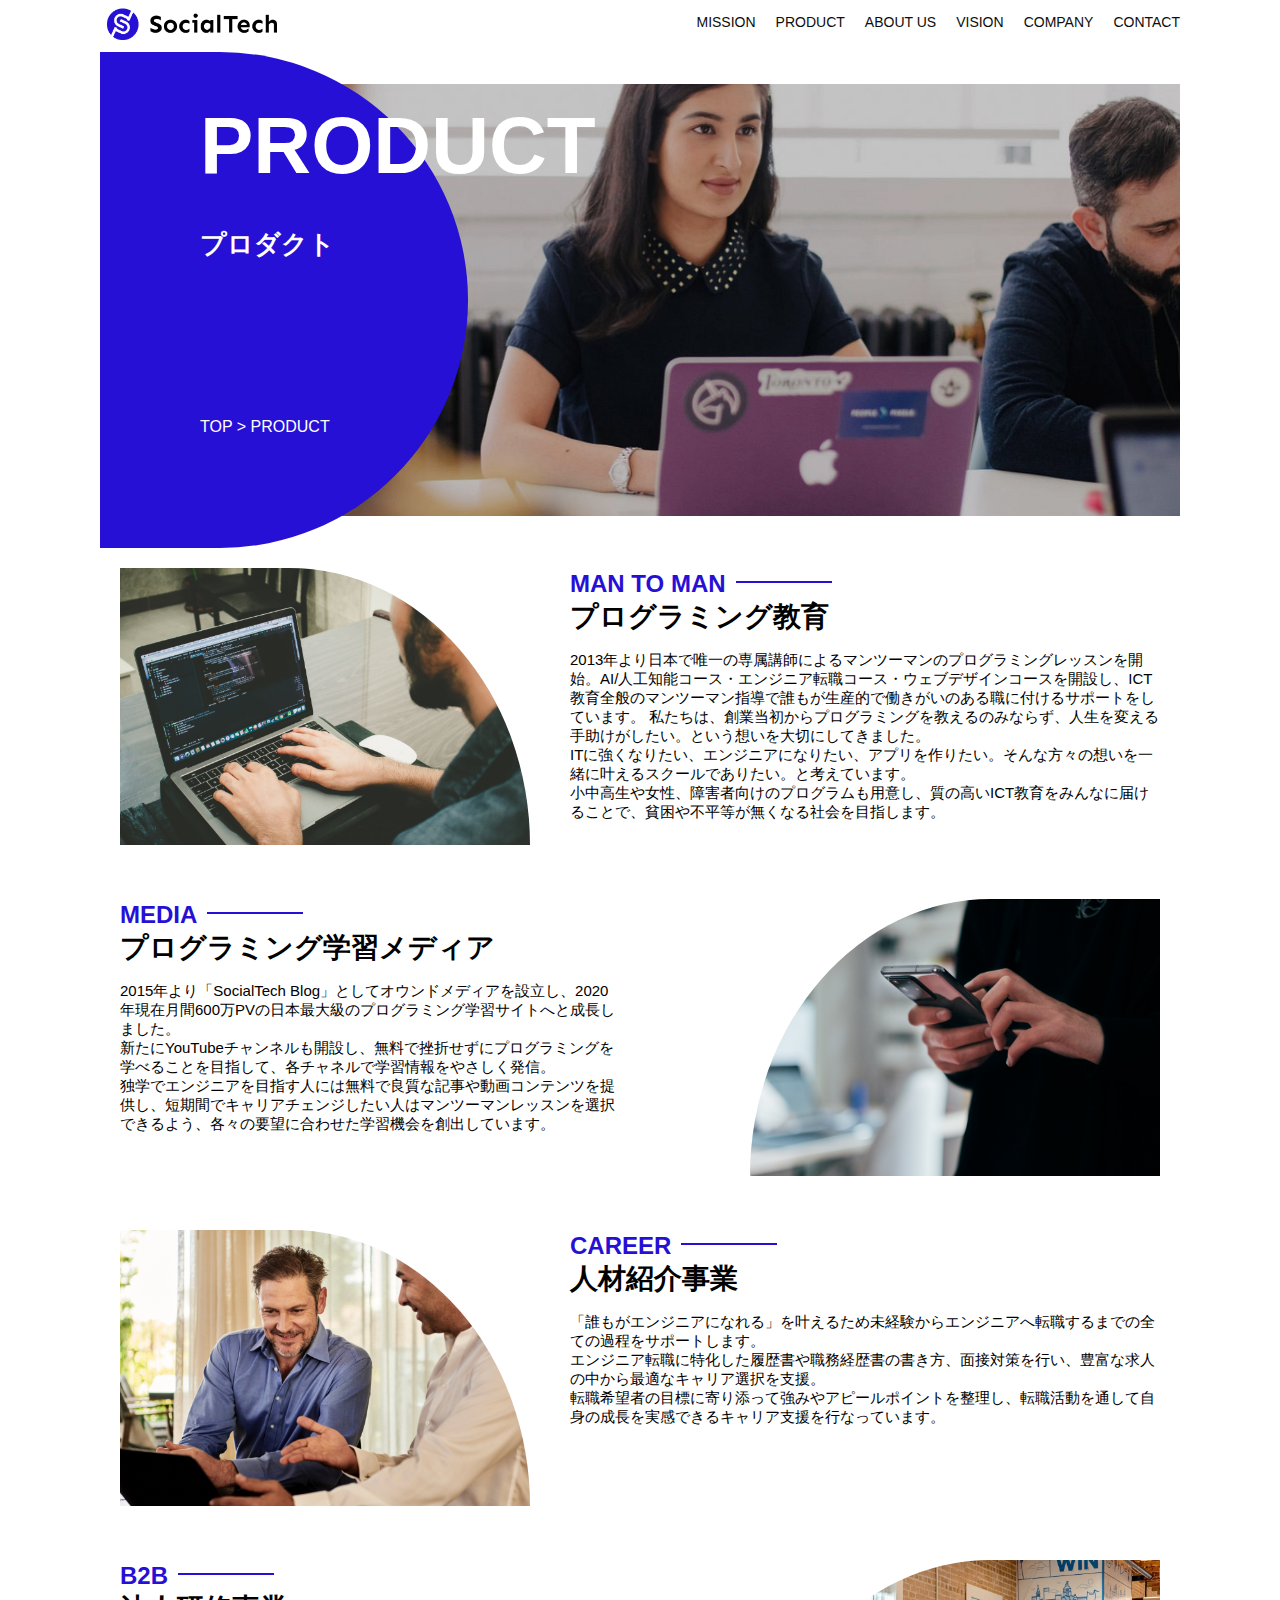
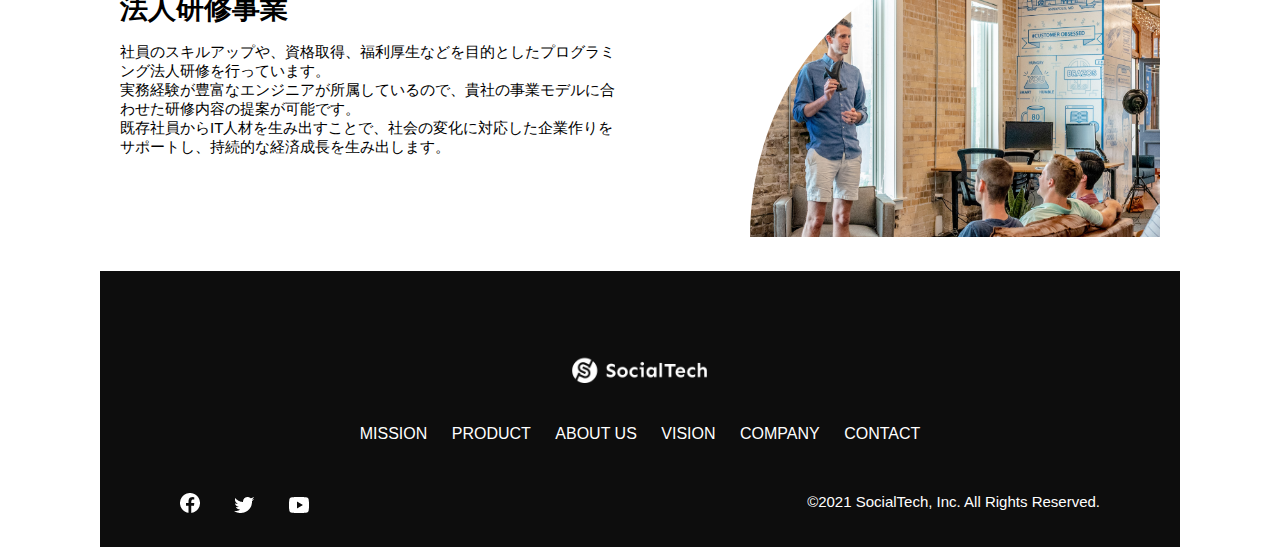
<file: kadai_tutorial_output/product.html>
<!DOCTYPE html>
<html>
  <head>
    <title>SocialTech -PRODUCT プロダクト-</title>
    <meta charset="utf-8">
    <meta name="description" content="SocialTechの4つのプロダクトを紹介します">
    <meta name="viewport" content="width=device-width, initial-scale=1.0">
    <link rel="stylesheet" href="style.css">
  </head>

  <body>
    <!-- ヘッダー -->
    <header>
      <!-- ロゴ -->
      <a href="index.html" id="logo">
        <img src="images/logo.png" alt="トップページに戻る">
      </a>

      <!-- PC用ナビゲーション -->
      <nav id="nav-pc">
        <ul>
          <li><a href="mission.html">MISSION</a></li>
          <li><a href="product.html">PRODUCT</a></li>
          <li><a href="index.html#aboutus">ABOUT US</a></li>
          <li><a href="index.html#vision">VISION</a></li>
          <li><a href="index.html#company">COMPANY</a></li>
          <li><a href="index.html#contact">CONTACT</a></li>
        </ul>
      </nav>

      <!-- スマホ用メニューボタン -->
      <button id="menu-sp" onclick="document.getElementById('nav-sp').style.display = 'block'">
        <img src="images/button-menu.png" alt="ナビゲーションを開く">
      </button>

      <!-- スマホ用ナビゲーション -->
      <div id="nav-sp">
        <button id="close" onclick="document.getElementById('nav-sp').style.display = 'none'">
          <img src="images/button-close.png" alt="ナビゲーションを閉じる">
        </button>

        <nav>
          <ul>
            <li>
              <a id="logo-sp" href="index.html" onclick="document.getElementById('nav-sp').style.display = 'none'"><img src="images/logo-sp.png" alt="トップページに戻る"></a>
            </li>
            <li><a class="menu" href="mission.html" onclick="document.getElementById('nav-sp').style.display = 'none'">MISSION</a></li>
            <li><a class="menu" href="product.html" onclick="document.getElementById('nav-sp').style.display = 'none'">PRODUCT</a></li>
            <li><a class="menu" href="index.html#aboutus" onclick="document.getElementById('nav-sp').style.display = 'none'">ABOUT US</a></li>
            <li><a class="menu" href="index.html#vision" onclick="document.getElementById('nav-sp').style.display = 'none'">VISION</a></li>
            <li><a class="menu" href="index.html#company" onclick="document.getElementById('nav-sp').style.display = 'none'">COMPANY</a></li>
            <li><a class="menu" href="index.html#contact" onclick="document.getElementById('nav-sp').style.display = 'none'">CONTACT</a></li>
          </ul>
        </nav>
        <div id="sns">
          <a href="https://www.facebook.com/sejuku2013">
            <img src="images/button-facebook.png" alt="Facebookのリンク">
          </a>
          <a href="https://twitter.com/samuraijuku">
            <img src="images/button-twitter.png" alt="Twitterのリンク">
          </a>
          <a href="https://www.youtube.com/channel/UCCFOQO5aDK0xXam4cUQXT8g">
            <img src="images/button-youtube.png" alt="YouTubeのリンク">
          </a>
        </div>
      </div>
    </header>

    <main>
      <article>

        <section id="product-main">
            <div class="product-main-inner">
                <div id="product-title">
                    <h1>PRODUCT<br><span>プロダクト</span></h1>
                    <p>TOP > PRODUCT</p>
                </div>
            </div>
        </section>

        <section class="product-section product-section-left">
            <div class="product-section-img">
                <img src="images/product/product-mantoman.png" alt="PCでコードを書く男性">
            </div>
            <div class="product-read">
                <h2 class="product-h2">MAN TO MAN</h2>
                <h3 class="product-h3">プログラミング教育</h3>
                <p>
                    2013年より日本で唯一の専属講師によるマンツーマンのプログラミングレッスンを開始。AI/人工知能コース・エンジニア転職コース・ウェブデザインコースを開設し、ICT教育全般のマンツーマン指導で誰もが生産的で働きがいのある職に付けるサポートをしています。 私たちは、創業当初からプログラミングを教えるのみならず、人生を変える手助けがしたい。という想いを大切にしてきました。<br>ITに強くなりたい、エンジニアになりたい、アプリを作りたい。そんな方々の想いを一緒に叶えるスクールでありたい。と考えています。<br>小中高生や女性、障害者向けのプログラムも用意し、質の高いICT教育をみんなに届けることで、貧困や不平等が無くなる社会を目指します。 
                </p>
            </div>
        </section>

        <section class="product-section product-section-right">
            <div class="product-read">
                <h2 class="product-h2">MEDIA</h2>
                <h3 class="product-h3">プログラミング学習メディア</h3>
                <p>2015年より「SocialTech Blog」としてオウンドメディアを設立し、2020年現在月間600万PVの日本最大級のプログラミング学習サイトへと成長しました。<br>新たにYouTubeチャンネルも開設し、無料で挫折せずにプログラミングを学べることを目指して、各チャネルで学習情報をやさしく発信。<br>独学でエンジニアを目指す人には無料で良質な記事や動画コンテンツを提供し、短期間でキャリアチェンジしたい人はマンツーマンレッスンを選択できるよう、各々の要望に合わせた学習機会を創出しています。</p>
            </div>
            <div class="product-section-img">
                <img src="images/product/product-media.png" alt="スマートフォンを操作する人">
            </div>
        </section>

        <section class="product-section product-section-left">
            <div class="product-section-img">
                <img src="images/product/product-career.png" alt="笑顔で話し合う2人の男性">
            </div>
            <div class="product-read">
                <h2 class="product-h2">CAREER</h2>
                <h3 class="product-h3">人材紹介事業</h3>
                <p>「誰もがエンジニアになれる」を叶えるため未経験からエンジニアへ転職するまでの全ての過程をサポートします。<br>エンジニア転職に特化した履歴書や職務経歴書の書き方、面接対策を行い、豊富な求人の中から最適なキャリア選択を支援。<br>転職希望者の目標に寄り添って強みやアピールポイントを整理し、転職活動を通して自身の成長を実感できるキャリア支援を行なっています。<br></p>
            </div>
        </section>

        <section class="product-section product-section-right">
            <div class="product-read">
                <h2 class="product-h2">B2B</h2>
                <h3 class="product-h3">法人研修事業</h3>
                <p>社員のスキルアップや、資格取得、福利厚生などを目的としたプログラミング法人研修を行っています。<br>実務経験が豊富なエンジニアが所属しているので、貴社の事業モデルに合わせた研修内容の提案が可能です。<br>既存社員からIT人材を生み出すことで、社会の変化に対応した企業作りをサポートし、持続的な経済成長を生み出します。</p>
            </div>
            <div class="product-section-img">
                <img src="images/product/product-b2b.png" alt="講義中の男性とそれを聞く人々">
            </div>
        </section>

      </article>
    </main>

    <footer>
      <div id="footer-logo">
        <img src="images/logo-sp.png" alt="SocialTech">
      </div>
      <div id="footer-link">
        <a href="mission.html">MISSION</a>
        <a href="product.html">PRODUCT</a>
        <a href="index.html#aboutus">ABOUT US</a>
        <a href="index.html#vision">VISION</a>
        <a href="index.html#company">COMPANY</a>
        <a href="index.html#contact">CONTACT</a>
      </div>
      <div id="sns-footer">
        <div class="sns-btns">
          <a href="https://www.facebook.com/sejuku2013"><img src="images/button-facebook.png" alt="Facebookのリンク"></a>
          <a href="https://twitter.com/samuraijuku"><img src="images/button-twitter.png" alt="Twitterのリンク"></a>
          <a href="https://www.youtube.com/channel/UCCFOQO5aDK0xXam4cUQXT8g"><img src="images/button-youtube.png" alt="YouTubeのリンク"></a>
        </div>
        <p id="copyright">&copy;2021 SocialTech, Inc. All Rights Reserved.</p>
      </div>
    </footer>
    
  </body>
</html>
</file>
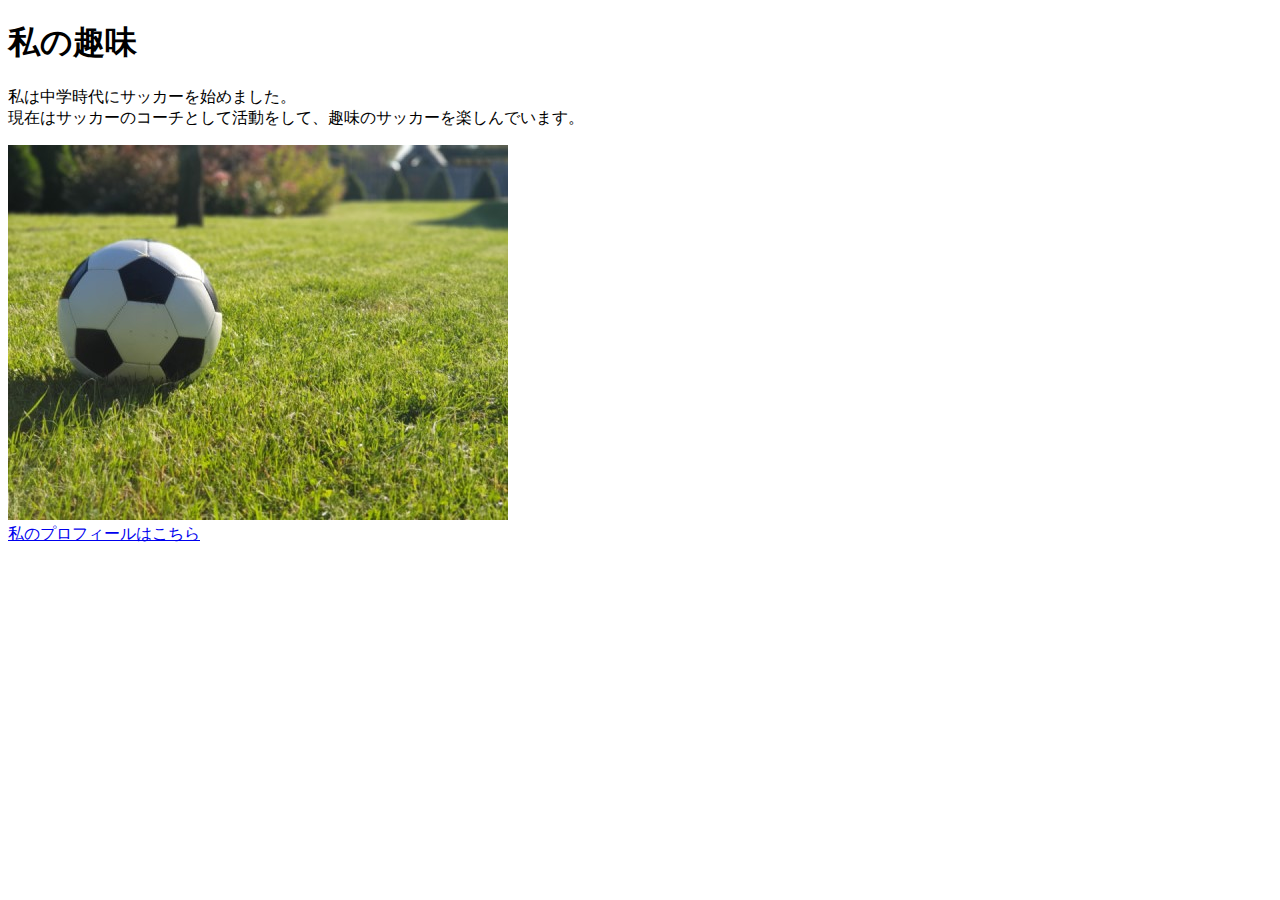
<file: kadai_005/html/kadai_005.html>
<!DOCTYPE html>
<html lang="en">
<head>
    <title>5章の課題</title>
    <meta name="description" content="このページは5章の課題です。">
    <meta charset="UTF-8">
</head>
<body>
    <h1>私の趣味</h1>
    <p>私は中学時代にサッカーを始めました。<br>
        現在はサッカーのコーチとして活動をして、趣味のサッカーを楽しんでいます。
    </p>
    <img src="../images/sample.jpg" alt="サッカーボールの画像"><br>
    <a href="https://x.com/samuraijuku">私のプロフィールはこちら</a>
</body>
</html>
</file>
<file: html-css-kadai_013/style.css>
/* PC、スマホ共通スタイル */
body {
  font-family: "Source Sans Pro", "Hiragino Kaku Gothic ProN", Meiryo, Arial,
    sans-serif;
}

p {
  font-size: 15px;
}

#main-visual>img {
  width: 100%;
}

/*================
PC用のスタイル 
=================*/
@media screen and (min-width: 768px) {
  /* 横幅設定 */
  body {
    max-width: 1080px;
    min-width: 960px;
    margin: 0 auto 0 auto;
  }

  /* ヘッダー */
  header {
    display: flex;
    justify-content: space-between;
  }

  /* ナビゲーションのレイアウト */
  #nav-pc {
    text-align: right;
    font-size: 14px;
    padding-top: 15px;
  }

  /* ナビゲーションのリンクの装飾設定 */
  #nav-pc>a {
    text-decoration: none;
    margin-left: 20px;
  }

  #nav-pc>a:link {
    color: #0d0d0d;
  }

  #nav-pc>a:visited {
    color: #0d0d0d;
  }

  #nav-pc>a:hover {
    color: #0d0d0d;
    text-decoration: underline;
  }

  #nav-pc>a:active {
    color: #0d0d0d;
  }

  #menu-sp {
    display: none;
  }

  #nav-sp {
    display: none;
  }

}

@media screen and (max-width: 767px) {

  body {
    min-width: 375px;
    margin: 0;
  }

  #nav-pc {
    display: none;
  }

  #menu-sp {
    float: right;
    padding: 0;
  }

  #nav-sp {
    background-color: #ce933e;
    position: absolute;
    left: 0;
    top: 0;
    height: 100%;
    width: 100%;
    display: none;
    z-index: 100;
  }

  #nav-sp ul {
    padding-left: 0;
  }

  #nav-sp li {
    list-style: none;
  }

  #close {
    position: absolute;
    top: 20px;
    right: 20px;
  }

  #logo-sp {
    margin: 80px 0px 30px 20px;
  }

  #nav-sp a {
    display: block;
  }

  #nav-sp a:link {
    color: #ffffff;
  }

  #nav-sp a:visited {
    color: #ffffff;
  }

  #nav-sp a:hover {
    color: #ffffff;
    text-decoration: underline;
  }

  #nav-sp :active {
    color: #ffffff;
  }

  #nav-sp .menu {
    text-decoration: none;
    display: block;
    margin-left: 20px;
    margin-right: 20px;
    height: 44px;
    font-size: 16px;
    background-image: url("images/arrow.png");
    background-repeat: no-repeat;
    background-position: right top;
  }

}
</file>
<file: kadai_tutorial_output/style.css>
* {
    box-sizing: border-box;
}

p {
    font-size: 15px;
}

body {
    font-family: "Source Sans Pro", "Hiragino   Kaku Gothic ProN", Meiryo, Arial, sans-serif;
    max-width: 1080px;
    margin: 0 auto;
}

header {
    display: flex;
    justify-content: space-between;
}

#nav-pc {
    font-size: 14px;
}

#nav-pc ul {
    display: flex;
    padding-left: 0;
}

#nav-pc li {
    list-style: none;
}

#nav-pc a {
    text-decoration: none;
    margin-left: 20px;
    color: #0d0d0d;
}

#nav-pc a:hover {
    text-decoration: underline;
}

/* スマホ用ナビを非表示 */
#nav-sp,
#menu-sp {
    display: none;
}

#main-visual {
    position: relative;
    height: 400px;
}

#main-message {
    position: absolute;
    top: 0;
    left: 0;
    background-color: #2710d5;
    color: #ffffff;
    border-radius: 0 0 476px 0;
    max-width: 620px;
    width: 100%;
    height: 100%;
    z-index: 11;
}

#main-message h1 {
    font-size: 60px;
    margin: 100px 0 0 50px;
}

#main-message p {
    font-size: 28px;
    margin: 0 0 0 50px;
}

#main-visual > img {
    max-width: 620px;
    border-radius: 476px 0 0 0;
    position: absolute;
    top: 0;
    right: 0;
    z-index: 10;
}

h2 {
    margin: 40px 0 0 0;
}

h2::after {
    content: url(images/line.png);
    margin-left: 10px;
}

h3 {
    font-size: 27px;
}

#mission {
    margin: 80px auto 80px auto;
}

#mission-flex {
    display: flex;
}

#mission-flex > div {
    width: 50%;
    margin: 20px;
}

#mission-photo {
    width: 100%;
}

#s2dgs {
    margin-top: 50px;
    width: 100%;
}

#product {
    background-color: #fafafa;
    margin: 80px 0 80px 0;
    padding: 10px 40px 0px 40px;
}

#product .product-flex {
    margin-top: 40px;
    display: flex;
}

#product-left {
    width: 50%;
    margin-right: 20px;
}

#product-right {
    width: 50%;
    margin-left: 20px;
    margin-top: 80px;
}

#product-left > div {
    position: relative;
    height: 480px;
    margin-right: 20px;
}

#product-right > div {
    position: relative;
    height: 480px;
    margin-left: 20px;
}

.product-photo {
    width: 100%;
}

.product-explain {
    background-color: #ffffff;
    position: absolute;
    left: 0;
    bottom: 50px;
    margin: 0 40px 0 40px;
    padding: 20px;
    box-shadow: 5px 5px 10px rgba(0, 0, 0, 0.05);
}

.product-explain > span {
    color: #2710d5;
    font-weight: bold;
    font-size: 16px;
    margin: 0;
}

.product-explain > h3 {
    margin: 5px 0 5px 0;
}

.product-explain > p {
    font-size: 14px;
    margin: 0;
}

#product-more {
    text-align: center;
}

#product-more a {
    position: relative;
    bottom: -42px;
}

#aboutus {
    margin: 80px auto 80px auto;
}

#aboutus > div {
    display: flex;
}

.culture-img {
    width: 50%;
    align-self: flex-start;
}

.culture-img2 {
    margin-top: 50px;
    width: 100%;
}

.culture-table {
    margin-right: 50px;
}

.culture-num {
    font-size: 80px;
    color: #2710d5;
    padding: 0 20px 0 0;
}

.culture-table th {
    text-align: left;
    font-size: 28px;
    font-weight: bold;
}

.culture-en {
    color: #2710d5;
    font-size: 24px;
}

.culture-description {
    margin: 0;
}

#vision {
    margin: 80px auto 80px auto;
}

#vision > div {
    display: flex;
    justify-content: space-between;
    flex-wrap: wrap;
}

.vision-box {
    width: 300px;
    height: 300px;
    margin-bottom: 30px;
    position: relative;
}

.vision-box > img {
    width: 100%;
    position: relative;
    z-index: 30;
}

.vision-box > div {
    position: absolute;
    top: 0;
    left: 0;
    z-index: 31;
    margin-right: 20px;
}

.vision-box > div > h4 {
    color: #2710d5;
    font-size: 19px;
    margin: 80px;
}

.vision-box > div > h4::first-letter {
    font-size: 40px;
}

.vision-box > div > h5 {
    font-size: 20px;
    margin: 0 0 0 0;
}

.vision-box > div > p {
    margin: 10px 0 0 0;
}

#company {
    margin: 80px auto 80px auto;
}

#company-table {
    width: 100%;
}

.tableheader {
    text-align: left;
    padding: 20px;
    border-bottom-color: #2710d5;
    border-bottom-width: 1px;
    border-bottom-style: solid;
    width: 100px;
}

.tableheader-first {
    border-top-color: #2710d5;
    border-top-width: 1px;
    border-top-style: solid;
}

.cell {
    padding: 30px;
    border-bottom-color: #ececec;
    border-bottom-width: 1px;
    border-bottom-style: solid;
}

.cell-first {
    border-top-color: #ececec;
    border-top-width: 1px;
    border-top-style: solid;
}

#company > iframe {
    width: 100%;
    height: 368px;
    margin-top: 40px;
}

#contact {
    margin: 80px auto 80px auto;
}

#contact > form > div {
    display: flex;
    flex-direction: row;
    flex-wrap: wrap;
    padding-bottom: 30px;
}

.contact-heading {
    width: 240px;
    align-self: center;
}

.contact-label  {
    font-weight: bold;
}

.contact-span {
    color: #ce2222;
    margin: 0 0 0 20px;
    font-weight: bold;
}

.contact-textbox {
    border-top: 0;
    border-left: 0;
    border-right: 0;
    border-bottom-width: 1px;
    border-bottom-color: #707070;
    border-style: solid;
    background-color: #fafafa;
    width: 400px;
    height: 56px;
}

.contact-textarea {
    border-top: 0;
    border-left: 0;
    border-right: 0;
    border-bottom-width: 1px;
    border-bottom-color: #707070;
    background-color: #fafafa;
    width: 400px;
    height: 200px;
}

#contact dt {
    font-weight: bold;
}

#contact dd  {
    margin: 0 0 16px 0;
}

#contact dd p {
    margin: 0;
}

#contact dd ul {
    padding-left: 0;
}

#contact dd li {
    margin-bottom: 0;
    list-style: none;
}

footer {
    background-color: #0d0d0d;
    text-align: center;
    padding: 80px 80px 30px 80px;
}

#footer-logo {
    margin-bottom: 30px;
}

#footer-link {
    margin-bottom: 50px;
}

#footer-link > a {
    text-decoration: none;
    margin: 10px;
    color: #ffffff;
}

#footer-link > a:hover {
    text-decoration: underline;
}

#sns-footer {
    display: flex;
    justify-content: space-between;
    text-align: left;
}

#sns-footer a {
    margin-right: 30px;
}

#copyright {
    color: #ffffff;
    margin: 0;
}

/* MISSION.html */
.mission-main-inner {
    background-image: url(images/mission/mission-main.png);
    background-repeat: no-repeat;
    background-position-y: center;
}

#mission-title {
    background-color: #2710d5;
    width: 368px;
    color: #ffffff;
    height: 496px;
    border-radius: 0 248px 248px 0;
    position: relative;
}

#mission-title h1 {
    position: absolute;
    top: 0;
    left: 100px;
    font-size: 80px;
    line-height: 1;
}

#mission-title h1 span {
    font-size: 26px;
}

#mission-title > p {
    position: absolute;
    top: 350px;
    left: 100px;
    font-size: 16px;
}

#mission-s2dgs {
    padding: 20px;
}

.mission-h2 {
    color: #2710d5;
    font-size: 40px;
}

.mission-h2::after {
    content: none;
}

#mission-five-goals {
    padding: 20px;
    display: flex;
}

#mission-five-goals .five-goals-image {
    width: 30%;
    padding: 20px;
}

#mission-five-goals .five-goals-image img {
    width: 100%;
}

#mission-five-goals .five-goals-read {
    width: 70%;
    padding: 20px;
}

#mission-five-goals .five-goals-read > div {
    margin-bottom: 40px;
}

.fivegoals-image-right {
    float: right;
    margin: 20px;
}

.fivegoals-image-left {
    float: left;
    margin: 20px;
}

.fivegoals-number {
    color: #2710d5;
    font-size: 48px;
    font-weight: bold;
    margin: 0;
}

.fivegoals-h3 {
    font-size: 28px;
    margin: 0;
}

.fivegoals-p {
    margin: 0;
}

/* PRODUCT.html */
.product-main-inner {
    background-image: url(images/product/product-main.png);
    background-repeat: no-repeat;
    background-position-y: center;
}

#product-title {
    background-color: #2710d5;
    width: 368px;
    color: #ffffff;
    height: 496px;
    border-radius: 0 248px 248px 0;
    position: relative;
}

#product-title h1 {
    position: absolute;
    top: 0;
    left: 100px;
    font-size: 80px;
    line-height: 1;
}

#product-title h1 span {
    font-size: 26px;
}

#product-title > p {
    position: absolute;
    top: 350px;
    left: 100px;
    font-size: 16px;
}

.product-section {
    display: flex;
    padding: 20px 20px 0;
}

.product-section .product-section-img {
    width: 450px;
}

.product-section-left .product-section-img img {
    width: 100%;
    padding: 0 40px 30px 0;
    border-radius: 0 432px 0 0;
}

.product-section-left .product-read {
    width: 50%;
    flex-grow: 1;
}

.product-section-left .product-read p {
    margin-bottom: 0;
}

.product-section-right {
    justify-content: space-between;
}

.product-section-right .product-section-img img {
    width: 100%;
    padding: 0 0 30px 40px;
    border-radius: 432px 0 0 0;
}

.product-section-right .product-read {
    width: 500px;
}

.product-h2 {
    color: #2710d5;
    font-size: 24px;
    margin: 0;
}

.product-h3 {
    font-size: 28px;
    margin: 0;
}

@media screen and (max-width: 767px) {
    
    /* PC用ナビゲーション非表示 */
    #nav-pc {
        display: none;
    }

    /* ハンバーガーメニュー */
    #menu-sp {
        display: block;
        background-color: transparent;
        float: right;
        padding: 0;
        border: none;
    }

    /* スマホ用ナビゲーションの表示切替 */
    /* 初期状態、レイアウトと非表示設定 */
    #nav-sp {
        background-color: #2710d5;
        position: fixed;
        left: 0;
        top: 0;
        width: 100%;
        height: 100%;
        display: none;
        z-index: 100;
    }

    #close {
        position: absolute;
        top: 20px;
        right: 20px;
        background-color: transparent;
        border: none;
    }

    /* 閉じるボタン */
    #nav-sp nav ul {
        padding-left: 0;
    }

    #nav-sp nav li {
        list-style: none;
    }

    /* ナビゲーションメニュー用ロゴ */
    #logo-sp {
        margin: 80px 0 30px 20px;
    }
    
    /* ナビゲーションのリンクの装飾設定 */
    #nav-sp nav a {
        display: block;
        color: #ffffff;
    }

    #nav-sp nav a:hover {
        text-decoration: underline;
    }

    #nav-sp .menu {
        text-decoration: none;
        margin: 0 20px;
        height: 44px;
        font-size: 16px;
        background-image: url(images/arrow.png);
        background-repeat: no-repeat;
        background-position: right top;
    }

    #sns {
        position: absolute;
        bottom: 20px;
        left: 20px;
    }

    #sns > a {
        margin-right: 30px;
    }

    #main-visual {
        position: relative;
        height: 470px;
    }
 
    #main-visual > div {
        text-align: center;
        height: 280px;
    }
 
    #main-visual h1 {
        font-size: 28px;
        margin: 90px 0 0 0;
    }
 
    #main-visual > div > p {
        margin: 0;
        font-size: 15px;
    }
 
    #main-visual > img {
        width: 100%;
        border-radius: 476px 0 0 0;
        top: auto;
        bottom: 0;
    }

    h2 {
        margin: 15px 0 15px 0;
    }

    h3 {
        font-size: 24px;
        margin: 10px 0 0 0;
    }

    #mission {
        margin: 20px 0 20px 0;
        padding: 0 20px 0 20px;
    }

    #mission-flex {
     flex-direction: column;
    }

    #mission-flex > div {
        width: 100%;
        margin: 0;
    }

    #product {
        margin: 0;
        padding: 10px 20px 0 20px;
    }
   
    #product .product-flex {
        flex-direction: column;
        margin-top: 0;
    }

    #product-left,
    #product-right {
        width: 100%;
        margin: 0;
    }

    #product-left > div,
    #product-right > div {
        height: auto;
        margin: 0;
    }

    .product-explain {
        position: relative;
        margin: 0;
    }
   
    .product-explain > h3 {
        margin: 10px 0 10px 0;
        font-size: 24px;
    }

    #product-more {
        text-align: left;
    }

    #aboutus {
        margin: 80px 20px;
    }

    #aboutus > div {
        flex-direction: column;
    }

    .culture-table th {
        font-size: 16px;
    }

    .culture-table {
        margin-right: 0;
        padding-right: 20px;
        order: 2;
    }

    .culture-img {
        width: 100%;
        order: 1;
    }

    .culture-img2 {
        margin-top: 0;
    }

    .culture-num {
        padding: 0;
    }

    .culture-description {
        margin: 0;
    }

    #vision {
        margin: 80px 20px;
    }

    .vision-box > img {
        position: absolute;
        top: 0;
        left: 0;
    }

    .vision-box > div > h4 {
        margin: 60px 0 0 0;
    }

    #company {
        margin: 0 20px;
    }

    #company > h3 {
        margin-bottom: 20px;
    }

    .tableheader {
        width: 50px;
    }

    .cell {
        padding: 20px;
    }

    #company > iframe {
        height: 240px;
    }

    #contact {
        margin: 80px 20px;
    }

    #contact > h3 {
        margin-bottom: 20px;
    }

    #contact > form > div {
        flex-direction: column;
        margin-bottom: 20px;
    }

    .contact-heading {
        align-self: auto;
        margin-bottom: 20px;
    }

    .contact-textbox {
        min-width: 300px;
        width: 100%;
    }

    .contact-textarea {
        height: 150px;
        width: 100%;
    }

    .radiobutton {
        margin-bottom: 20px;
    }

    footer {
        padding: 30px 20px 50px 20px;
        text-align: left;
    }

    #footer-link > a {
        margin: 0 20px 30px 0;
        display: block;
        background-image: url("images/arrow.png");
        background-repeat: no-repeat;
        background-position: right top;
    }

    #footer-link > a :hover {
        text-decoration: underline;
    }

    #sns-footer {
        flex-direction: column;
        justify-content: flex-start;
    }

    #copyright {
        font-size: 12px;
        margin-top: 30px;
    }

    /* MISSION.html */
    #mission-main {
        height: 256px;
        margin-top: 4%;
        position: relative;
    }

    .mission-main-inner {
        height: 80%;
        background-size: cover;
    }

    #mission-title {
        width: 136px;
        height: 256px;
        position: absolute;
        top: -10%;
    }

    #mission-title h1 {
        left: 20px;
        font-size: 40px;
    }

    #mission-title h1 span {
        font-size: 18px;
    }

    #mission-title > p {
        top: 180px;
        left: 20px;
        font-size: 13px;
    }

    .mission-h2 {
        font-size: 38px;
        margin: 0px;
    }

    .mission-h2::after {
        content: none;
    }

    #mission-s2dgs > img {
        width: 100%;
    }

    #mission-five-goals {
        flex-direction: column;
    }

    #mission-five-goals > div {
        padding: 0;
    }

    #mission-five-goals .five-goals-image,
    #mission-five-goals .five-goals-read {
        width: 100%;
        padding: 0;
    }

    #mission-five-goals .five-goals-read > div {
        display: flex;
        flex-direction: column;
    }

    .fivegoals-image-right,
    .fivegoals-image-left {
        align-self: center;
    }

    #product-main {
        height: 256px;
        margin-top: 4%;
        position: relative;
    }

    .product-main-inner {
        height: 80%;
        background-size: cover;
    }

    #product-title {
        width: 136px;
        height: 256px;
        position: absolute;
        top: -10%;
    }

    #product-title h1 {
        left: 20px;
        font-size: 40px;
    }

    #product-title h1 span {
        font-size: 18px;
    }

    #product-title > p {
        top: 180px;
        left: 20px;
        font-size: 13px;
    }

    .product-section {
        flex-direction: column;
    }

    .product-section .product-section-img {
        width: 100%;
    }

    .product-section .product-section-img img {
        width: 100%;
        padding: 0;
    }

    .product-section-left .product-section-img img {
        border-radius: 0 300px 0 0;
    }

    .product-section-left .product-read {
        width: 100%;
        flex-grow: 1;
    }

    .product-section-right .product-section-img img {
        order: 1;
        border-radius: 300px 0 0 0;
    }

    .product-section-right .product-read {
        order: 2;
        width: 100%;
    }

}
</file>
<file: kadai_015/style.css>
body {
    font-family: "Arial", "Meiryo", sans-serif;
}

:root {
    font-size: 20px;
    text-align: center;
}

.blue {
    color: skyblue;
}

.pink {
    color: rgb(255, 192, 203);
}

h1 {
    font-family: "Josefin Sans", serif;
    font-optical-sizing: auto;
    font-style: normal;
    font-size: 2rem;
    letter-spacing: 1.2rem;
    text-shadow: 2px 2px 4px gray;
    border-bottom: solid 3px rgb(115, 115, 114);
}

#basic p {
    font-weight: bold;
}
</file>
<file: kadai_018/style.css>
#top {
    width: 800px;
    background-color: #dcc9f4;
    margin: 20px auto;
    text-align: center;
}

.top-child {
    width: 20%;
    background-color: #ffd9df;
    display: inline-block;
}

#middle {
    width: 800px;
    height: 800px;
    margin: auto;
    background-color: #ffd9df;
    position: relative;
}

#middle-child01, #middle-child02, #middle-child03 {
    width: 200px;
    height: 200px;
    background-color: #87ceeb;
    position: absolute;
}

#middle-child01{
    top: 100px;
    left: 100px;
}

#middle-child02 {
    top: 300px;
    left: 300px;
}

#middle-child03 {
    top: 500px;
    left: 500px;
}

#bottom {
    width: 800px;
    height: 300px;
    margin: auto;
    background-color: #87ceeb;
}

#bottom-child01, #bottom-child02, #bottom-child03 {
    width: 400px;
    height: 100px;
    background-color: #e5dcf0;
    position: relative;
}

#bottom-child02 {
    left: 200px;
}

#bottom-child03 {
    left: 400px;
}
</file>
<file: kadai_022/style.css>
h1, p, body {
    margin: 0;
}

p, a {
    font-size: 20px;
}

header {
    margin-bottom: 20px;
    background-color: rgb(244, 79, 79);
    text-align: center;
}

h1 {
    color: rgb(255, 255, 255);
}

main {
    padding: 10px;
}

#parent {
    display: flex;
    justify-content: space-between;
}

.contents {
    border: 3px solid rgb(238, 204, 204);
    flex-basis: 25%;
    padding: 10px 15px;
    margin: 20px 0px;
    text-align: center;
}

h2 {
    font-size: 25px; 
    border-bottom: dotted rgb(236, 122, 122);
}

h2::before {
    content: "●";
    color: rgb(239, 111, 139);
}

.contents p:nth-of-type(2)::first-letter {
    font-weight: bold;
    color: rgb(97, 206, 249);
}

.contents img {
    margin: 10px 0px;
    width: 70%;
}

footer {
    background-color: rgb(244, 79, 79);
    text-align: center;
}

footer a {
    color: rgb(255, 255, 255);
}

footer a:visited {
    color: rgb(193, 234, 168);
}

footer a:hover {
    color: rgb(245, 178, 168);
}

@media screen and (max-width: 768px) {
    
    h2 {
        font-size: 30px;
    }

    p {
        font-size: 25px;
    }

    #parent {
        display: block;
    }

}
</file>
